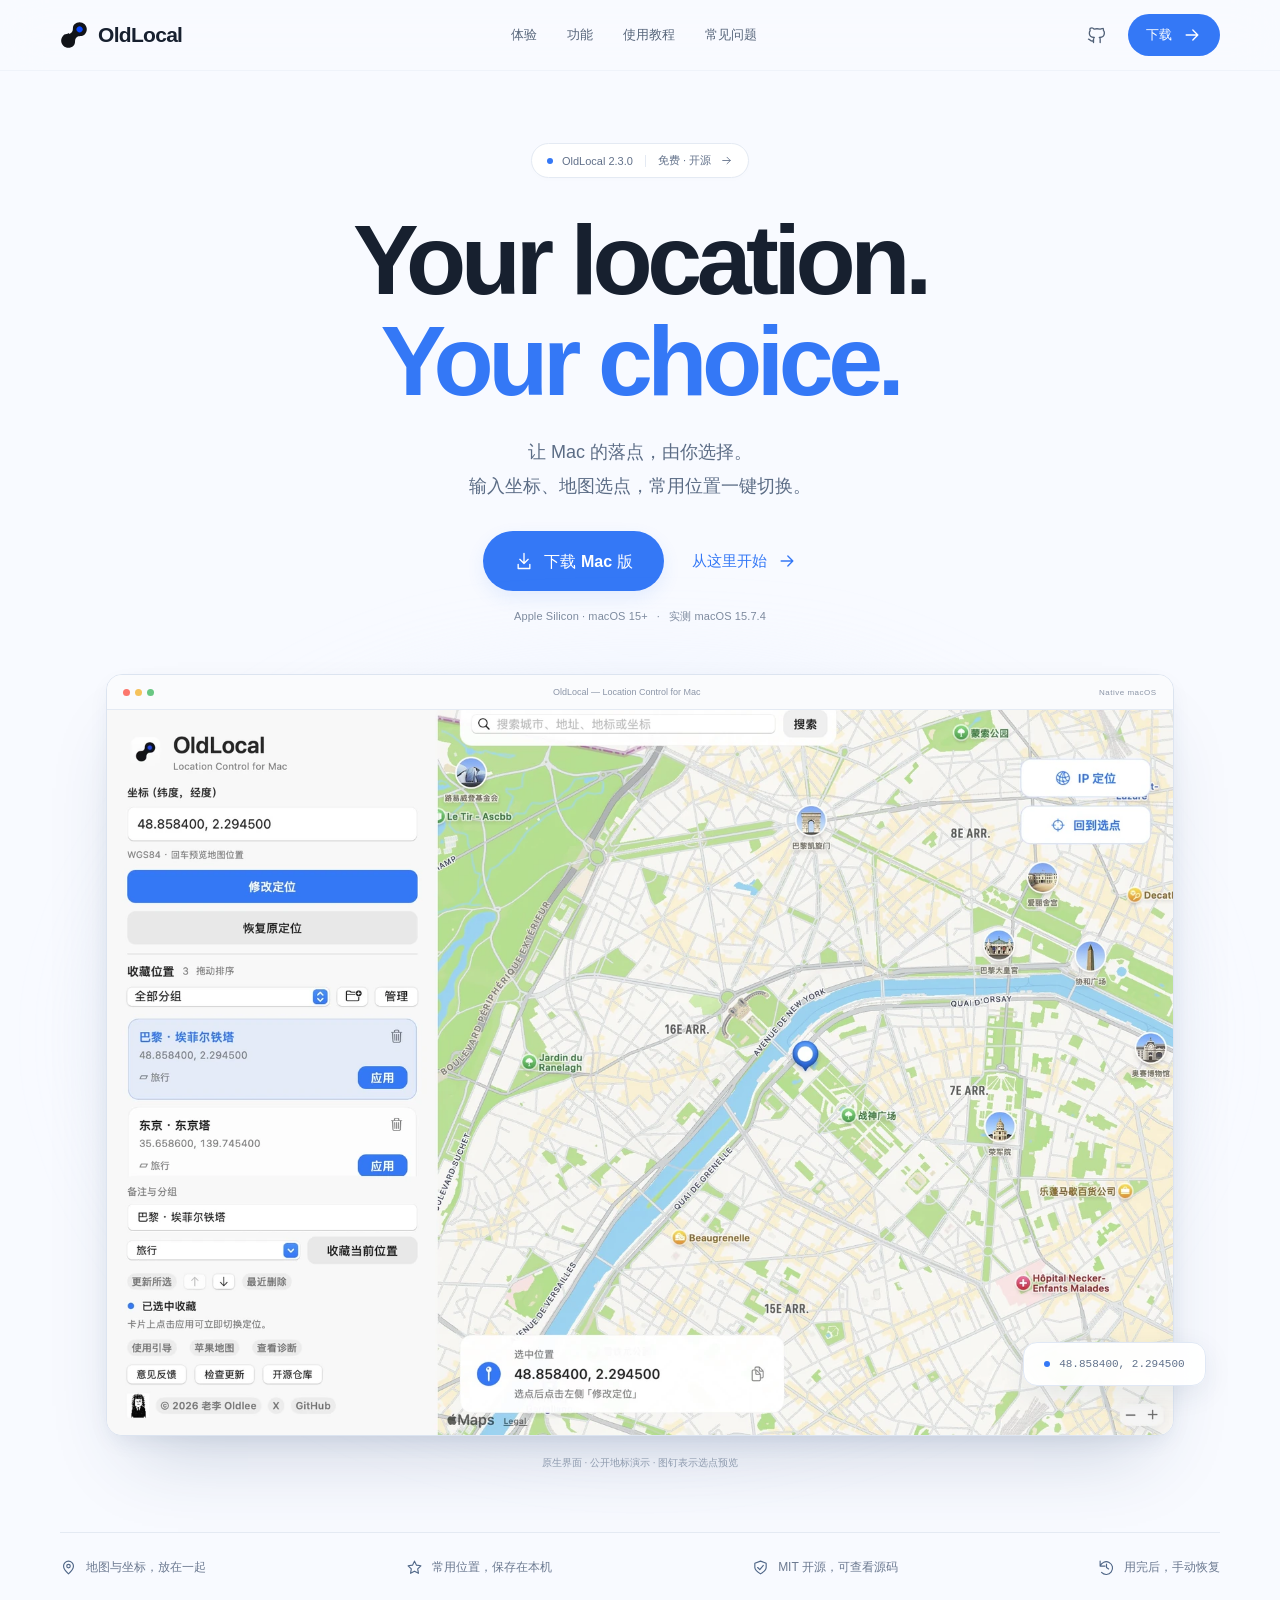
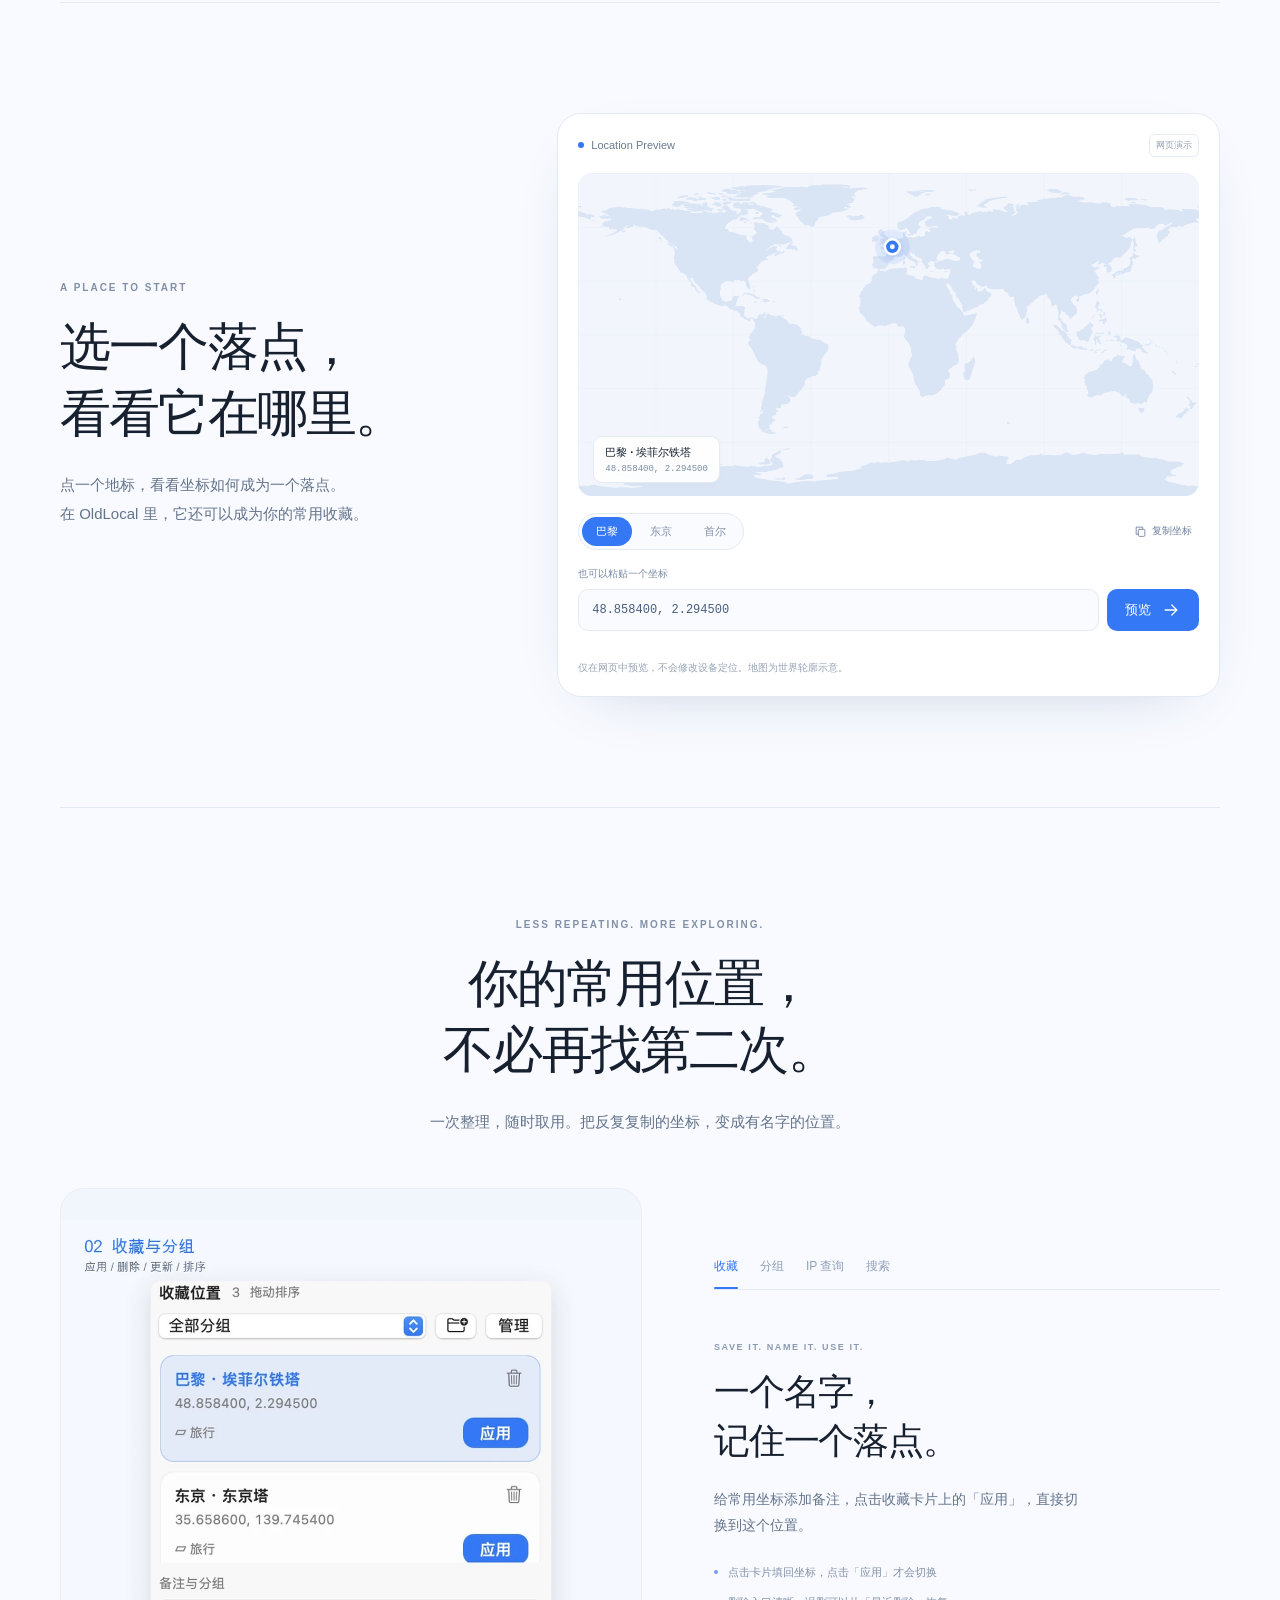
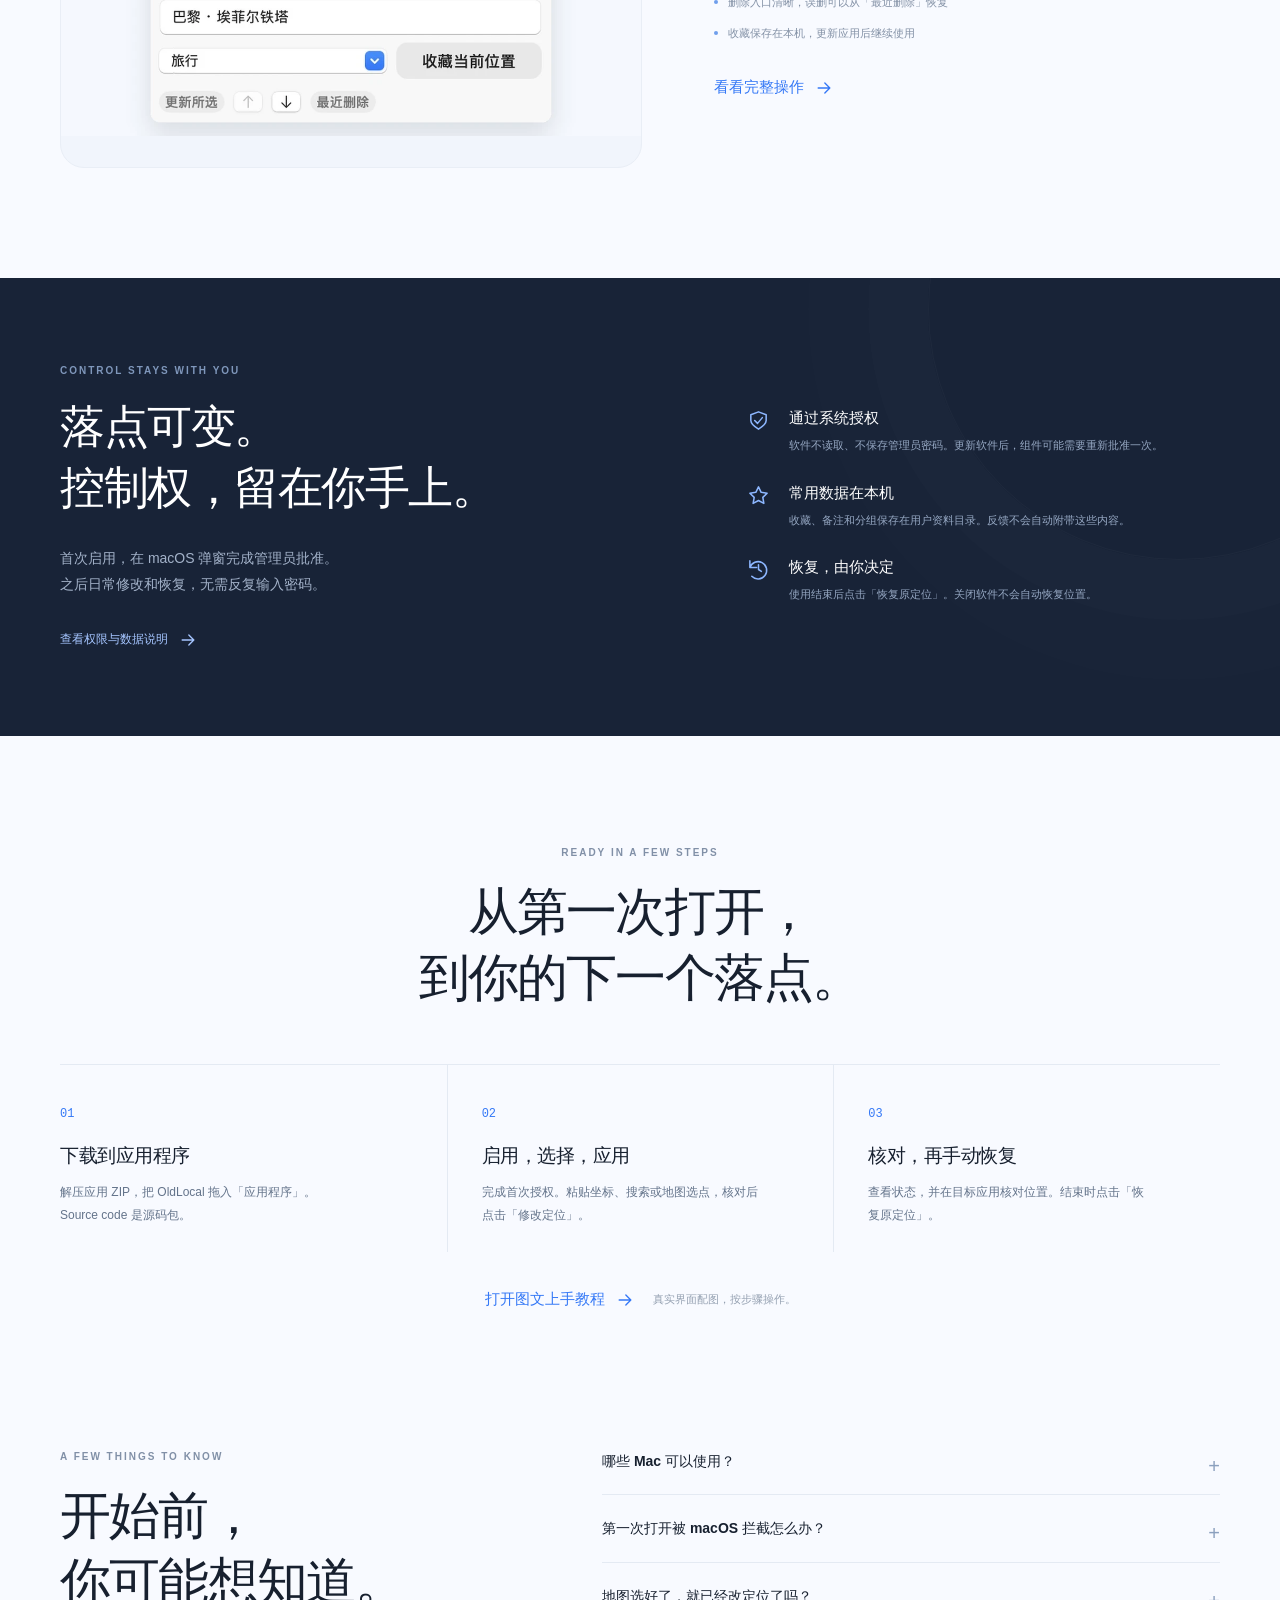
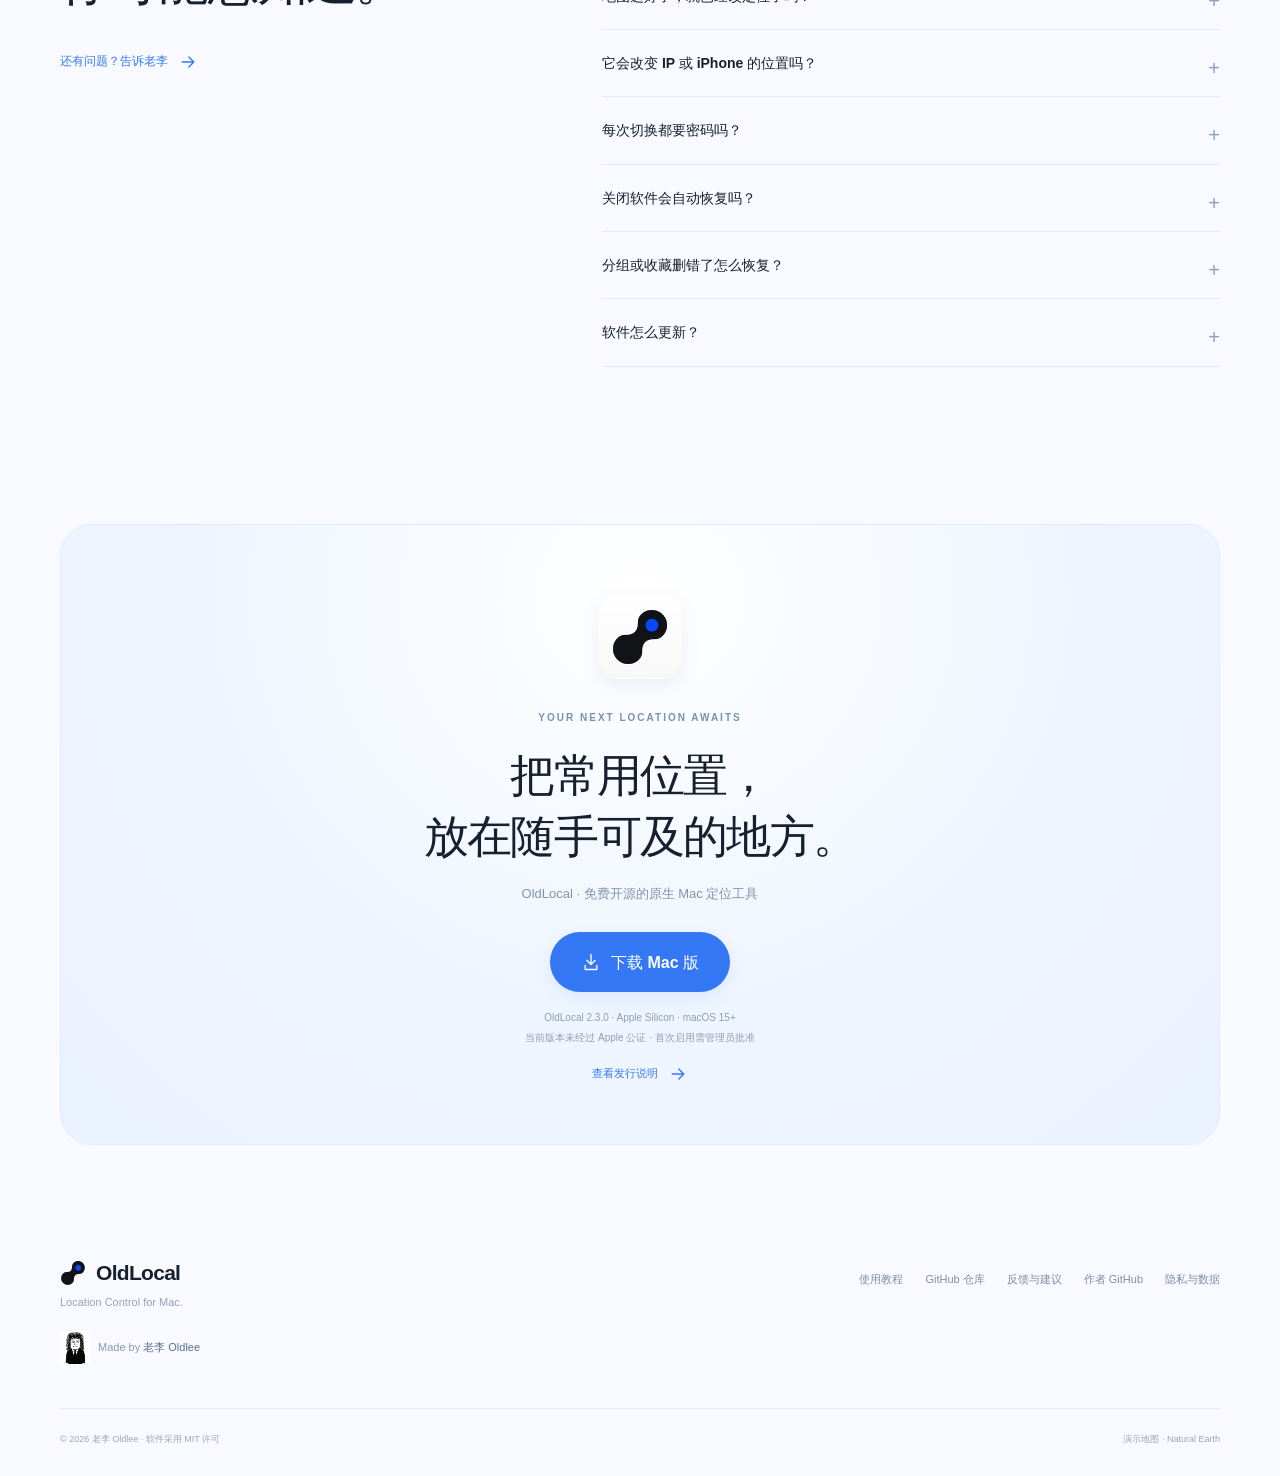
<file: website/index.html>
<!doctype html>
<html lang="zh-CN">
<head>
  <meta charset="utf-8"><meta name="viewport" content="width=device-width, initial-scale=1">
  <title>OldLocal — Location Control for Mac</title>
  <meta name="description" content="让 Mac 的落点，由你选择。OldLocal 是开源的原生 macOS 定位工具，支持坐标输入、地图选点、收藏分组、一键应用与手动恢复。">
  <meta name="theme-color" content="#f8faff"><link rel="canonical" href="https://oldleeo.github.io/OldLocal/">
  <meta property="og:type" content="website"><meta property="og:title" content="OldLocal — 让 Mac 的落点，由你选择">
  <meta property="og:description" content="坐标输入、地图选点、收藏切换。一个原生 Mac 工具，把位置管理变简单。">
  <meta property="og:url" content="https://oldleeo.github.io/OldLocal/"><meta property="og:image" content="https://oldleeo.github.io/OldLocal/assets/cover.webp">
  <meta name="twitter:card" content="summary_large_image"><meta name="twitter:creator" content="@oldleeoo">
  <link rel="icon" href="assets/logo.svg" type="image/svg+xml"><link rel="apple-touch-icon" href="assets/app-icon.png">
  <link rel="stylesheet" href="styles.css"><script src="app.js" defer></script>
</head>
<body>
<svg class="icon-defs" aria-hidden="true"><defs>
  <symbol id="i-arrow" viewBox="0 0 24 24"><path d="M5 12h14m-6-6 6 6-6 6"/></symbol>
  <symbol id="i-download" viewBox="0 0 24 24"><path d="M12 3v12m-5-5 5 5 5-5M5 16v5h14v-5"/></symbol>
  <symbol id="i-github" viewBox="0 0 24 24"><path d="M9 19c-4 1-4-2-6-2m14 4v-4c0-1-.4-2-1-2 3 0 6-1 6-5 0-1-.5-3-1-3 0-1 0-3-.3-3-2 0-3 1-4 1a14 14 0 0 0-7 0C9 4 7 3 5 4c-.5 1-.4 2 0 3-1 1-1 2-1 3 0 4 3 5 6 5-.8.5-1 1-1 2v4"/></symbol>
  <symbol id="i-pin" viewBox="0 0 24 24"><path d="M19 10c0 5-7 11-7 11S5 15 5 10a7 7 0 1 1 14 0Z"/><circle cx="12" cy="10" r="2.5"/></symbol>
  <symbol id="i-star" viewBox="0 0 24 24"><path d="m12 3 2.8 5.7 6.2.9-4.5 4.4 1.1 6.2-5.6-3-5.6 3 1.1-6.2L3 9.6l6.2-.9Z"/></symbol>
  <symbol id="i-shield" viewBox="0 0 24 24"><path d="m12 3 8 3v6c0 4-8 9-8 9s-8-5-8-9V6Z"/><path d="m8 12 3 3 5-6"/></symbol>
  <symbol id="i-restore" viewBox="0 0 24 24"><path d="M3 10a9 9 0 1 1 2 9M3 3v7h7M12 7v5l3 2"/></symbol>
  <symbol id="i-copy" viewBox="0 0 24 24"><rect x="8" y="8" width="12" height="13" rx="2"/><path d="M16 8V4H4v13h4"/></symbol>
  <symbol id="i-menu" viewBox="0 0 24 24"><path d="M4 7h16M4 12h16M4 17h16"/></symbol>
</defs></svg>
<a class="skip-link" href="#main">跳到主要内容</a>
<header class="site-header">
  <div class="nav-shell">
    <a class="brand" href="./" aria-label="OldLocal 首页"><img src="assets/logo.svg" width="28" height="28" alt=""><span>OldLocal</span></a>
    <nav class="nav-links" id="main-nav" aria-label="主要导航"><a href="#experience">体验</a><a href="#features">功能</a><a href="guide.html">使用教程</a><a href="#faq">常见问题</a></nav>
    <div class="nav-actions"><a class="nav-github" href="https://github.com/Oldleeo/OldLocal" target="_blank" rel="noopener noreferrer" aria-label="GitHub 开源仓库"><svg class="icon"><use href="#i-github"/></svg></a><a class="button button-small" href="#download">下载 <svg class="icon"><use href="#i-arrow"/></svg></a><button class="menu-button" aria-label="展开导航" aria-expanded="false" aria-controls="main-nav"><svg class="icon"><use href="#i-menu"/></svg></button></div>
  </div>
</header>
<main id="main">
  <section class="hero section-wrap" aria-labelledby="hero-title">
    <a class="release-pill" data-release-page href="https://github.com/Oldleeo/OldLocal/releases/latest" target="_blank" rel="noopener noreferrer"><span class="status-dot"></span><span data-release-label>OldLocal 2.3.0</span><span class="pill-divider"></span>免费 · 开源 <svg class="icon"><use href="#i-arrow"/></svg></a>
    <h1 id="hero-title"><span>Your location.</span><span class="blue-text">Your choice.</span></h1>
    <p class="hero-copy">让 Mac 的落点，由你选择。<br>输入坐标、地图选点，常用位置一键切换。</p>
    <div class="hero-actions"><a class="button button-large" data-release-download href="https://github.com/Oldleeo/OldLocal/releases/latest" target="_blank" rel="noopener noreferrer"><svg class="icon"><use href="#i-download"/></svg>下载 Mac 版</a><a class="text-link" href="guide.html">从这里开始 <svg class="icon"><use href="#i-arrow"/></svg></a></div>
    <p class="platform-note">Apple Silicon · macOS 15+ <span>·</span> 实测 macOS 15.7.4</p>
    <div class="hero-product reveal">
      <div class="product-glow" aria-hidden="true"></div>
      <div class="window-frame"><div class="window-chrome"><span class="traffic-lights" aria-hidden="true"><i></i><i></i><i></i></span><span>OldLocal — Location Control for Mac</span><span class="window-wordmark">Native macOS</span></div><img class="app-screenshot" src="assets/main.webp" width="1600" height="1088" alt="OldLocal 原生界面，左侧为经纬度、收藏和恢复操作，右侧为巴黎公开地标的地图预览" fetchpriority="high"></div>
      <span class="floating-coordinate" aria-hidden="true"><span class="status-dot"></span>48.858400, 2.294500</span>
    </div>
    <p class="image-note">原生界面 · 公开地标演示 · 图钉表示选点预览</p>
  </section>
  <div class="value-strip section-wrap" aria-label="产品特点"><span><svg class="icon"><use href="#i-pin"/></svg>地图与坐标，放在一起</span><span><svg class="icon"><use href="#i-star"/></svg>常用位置，保存在本机</span><span><svg class="icon"><use href="#i-shield"/></svg>MIT 开源，可查看源码</span><span><svg class="icon"><use href="#i-restore"/></svg>用完后，手动恢复</span></div>

  <section class="experience section-wrap section-space" id="experience" aria-labelledby="experience-title">
    <div class="section-intro reveal"><p class="eyebrow">A PLACE TO START</p><h2 id="experience-title">选一个落点，<br>看看它在哪里。</h2><p>点一个地标，看看坐标如何成为一个落点。<br>在 OldLocal 里，它还可以成为你的常用收藏。</p></div>
    <div class="location-demo reveal">
      <div class="demo-toolbar"><span><span class="status-dot"></span>Location Preview</span><span class="demo-indicator">网页演示</span></div>
      <div class="map-preview" aria-label="世界地图坐标示意图">
        <img src="assets/world.svg" width="1000" height="520" alt="">
        <svg class="map-overlay" viewBox="0 0 1000 520" aria-hidden="true"><defs><pattern id="map-grid" width="125" height="86.6667" patternUnits="userSpaceOnUse"><path d="M 125 0 L 0 0 0 86.6667" fill="none" stroke="#dce6f5" stroke-width="1"/></pattern></defs><rect width="1000" height="520" fill="url(#map-grid)"/><g id="demo-pin" transform="translate(506.37 118.85)"><circle class="pin-halo" r="28"/><circle class="pin-outer" r="12"/><circle class="pin-inner" r="4"/></g></svg>
        <div class="map-label" aria-live="polite"><span class="map-place" id="demo-place">巴黎 · 埃菲尔铁塔</span><span class="map-coordinate" id="demo-coordinate">48.858400, 2.294500</span></div>
      </div>
      <div class="demo-controls"><div class="place-presets" role="group" aria-label="公开地标示例"><button class="place-button active" data-place="paris" aria-pressed="true">巴黎</button><button class="place-button" data-place="tokyo" aria-pressed="false">东京</button><button class="place-button" data-place="seoul" aria-pressed="false">首尔</button></div><button class="copy-button" id="copy-coordinate"><svg class="icon"><use href="#i-copy"/></svg><span>复制坐标</span></button></div>
      <form class="coordinate-form" id="coordinate-form"><label for="coordinate-input">也可以粘贴一个坐标</label><div class="input-row"><input id="coordinate-input" name="coordinates" disabled value="48.858400, 2.294500" placeholder="纬度, 经度" autocomplete="off" spellcheck="false" aria-describedby="demo-help coordinate-error"><button class="button button-small" type="submit" disabled>预览 <svg class="icon"><use href="#i-arrow"/></svg></button></div><p id="coordinate-error" class="form-error" aria-live="polite"></p></form>
      <p class="demo-help" id="demo-help">仅在网页中预览，不会修改设备定位。地图为世界轮廓示意。</p>
    </div>
  </section>

  <section class="features section-wrap section-space" id="features" aria-labelledby="features-title">
    <div class="section-heading reveal"><p class="eyebrow">LESS REPEATING. MORE EXPLORING.</p><h2 id="features-title">你的常用位置，<br>不必再找第二次。</h2><p>一次整理，随时取用。把反复复制的坐标，变成有名字的位置。</p></div>
    <div class="feature-stage reveal">
      <div class="feature-image"><img id="feature-image" src="assets/favorites.webp" width="900" height="800" loading="lazy" alt="收藏卡片上的备注、分组、应用和删除按钮"></div>
      <div class="feature-content"><div class="feature-tabs" role="tablist" aria-label="功能展示"><button id="tab-favorites" role="tab" aria-selected="true" aria-controls="feature-panel" data-feature="favorites">收藏</button><button id="tab-groups" role="tab" aria-selected="false" aria-controls="feature-panel" data-feature="groups" tabindex="-1">分组</button><button id="tab-ip" role="tab" aria-selected="false" aria-controls="feature-panel" data-feature="ip" tabindex="-1">IP 查询</button><button id="tab-search" role="tab" aria-selected="false" aria-controls="feature-panel" data-feature="search" tabindex="-1">搜索</button></div>
      <div id="feature-panel" role="tabpanel" aria-labelledby="tab-favorites" tabindex="0"><span class="feature-kicker" id="feature-kicker">SAVE IT. NAME IT. USE IT.</span><h3 id="feature-title">一个名字，<br>记住一个落点。</h3><p id="feature-description">给常用坐标添加备注，点击收藏卡片上的「应用」，直接切换到这个位置。</p><ul id="feature-points"><li>点击卡片填回坐标，点击「应用」才会切换</li><li>删除入口清晰，误删可以从「最近删除」恢复</li><li>收藏保存在本机，更新应用后继续使用</li></ul></div><a class="text-link" href="guide.html#favorites">看看完整操作 <svg class="icon"><use href="#i-arrow"/></svg></a></div>
    </div>
  </section>

  <section class="control-section" aria-labelledby="control-title"><div class="section-wrap control-layout">
    <div class="reveal"><p class="eyebrow">CONTROL STAYS WITH YOU</p><h2 id="control-title">落点可变。<br>控制权，留在你手上。</h2><p>首次启用，在 macOS 弹窗完成管理员批准。<br>之后日常修改和恢复，无需反复输入密码。</p><a href="https://github.com/Oldleeo/OldLocal/blob/main/docs/PRIVACY.md" target="_blank" rel="noopener noreferrer" class="text-link light-link">查看权限与数据说明 <svg class="icon"><use href="#i-arrow"/></svg></a></div>
    <div class="control-details reveal"><div><svg class="icon"><use href="#i-shield"/></svg><h3>通过系统授权</h3><p>软件不读取、不保存管理员密码。更新软件后，组件可能需要重新批准一次。</p></div><div><svg class="icon"><use href="#i-star"/></svg><h3>常用数据在本机</h3><p>收藏、备注和分组保存在用户资料目录。反馈不会自动附带这些内容。</p></div><div><svg class="icon"><use href="#i-restore"/></svg><h3>恢复，由你决定</h3><p>使用结束后点击「恢复原定位」。关闭软件不会自动恢复位置。</p></div></div>
  </div></section>

  <section class="start-section section-wrap section-space" id="start" aria-labelledby="start-title"><div class="section-heading reveal"><p class="eyebrow">READY IN A FEW STEPS</p><h2 id="start-title">从第一次打开，<br>到你的下一个落点。</h2></div><div class="start-steps reveal"><article><span>01</span><h3>下载到应用程序</h3><p>解压应用 ZIP，把 OldLocal 拖入「应用程序」。Source code 是源码包。</p></article><article><span>02</span><h3>启用，选择，应用</h3><p>完成首次授权。粘贴坐标、搜索或地图选点，核对后点击「修改定位」。</p></article><article><span>03</span><h3>核对，再手动恢复</h3><p>查看状态，并在目标应用核对位置。结束时点击「恢复原定位」。</p></article></div><div class="start-guide-link"><a class="text-link" href="guide.html">打开图文上手教程 <svg class="icon"><use href="#i-arrow"/></svg></a><span>真实界面配图，按步骤操作。</span></div></section>

  <section class="faq-section section-wrap section-space" id="faq" aria-labelledby="faq-title"><div class="faq-heading reveal"><p class="eyebrow">A FEW THINGS TO KNOW</p><h2 id="faq-title">开始前，<br>你可能想知道。</h2><a class="text-link" href="https://github.com/Oldleeo/OldLocal/issues" target="_blank" rel="noopener noreferrer">还有问题？告诉老李 <svg class="icon"><use href="#i-arrow"/></svg></a></div><div class="faq-list reveal">
    <details><summary>哪些 Mac 可以使用？</summary><p>当前安装包为 Apple Silicon / arm64，最低构建目标 macOS 15。定位操作在 macOS 15.7.4 实际验证，其他版本尚未逐一验证。没有提供 Intel、Windows 或 iPhone 版本。</p></details>
    <details><summary>第一次打开被 macOS 拦截怎么办？</summary><p>当前包采用 ad-hoc 签名，尚未经过 Apple 公证。确认从本仓库 Release 下载，然后查看「系统设置 → 隐私与安全性」是否提供允许打开选项。系统版本和管理策略可能影响打开方式，无需关闭 SIP。</p></details>
    <details><summary>地图选好了，就已经改定位了吗？</summary><p>选点、搜索和回车只做预览。点击「修改定位」或收藏卡片「应用」才会写入系统。图钉不是目标应用已采用模拟位置的证明，需要实际核对；不同应用可能使用不同的定位来源。</p></details>
    <details><summary>它会改变 IP 或 iPhone 的位置吗？</summary><p>不会。OldLocal 修改 Mac 本机的定位模拟参数，不提供 VPN，也不改变公网 IP或连接的 iPhone。「IP 定位」只查询区域估计坐标，VPN/代理可能使结果对应网络出口。</p></details>
    <details><summary>每次切换都要密码吗？</summary><p>首次启用或新版签名改变后需要一次管理员批准。已就绪的组件处理日常修改和恢复，无需每次输入密码。</p></details>
    <details><summary>关闭软件会自动恢复吗？</summary><p>不会。结束时请手动点击「恢复原定位」并核对结果。不要删除原始定位备份。苹果地图可能有缓存，可退出后重开检查。</p></details>
    <details><summary>分组或收藏删错了怎么恢复？</summary><p>删除分组会将收藏移到「未分组」，保留备注与坐标；管理窗口内可撤销最近一次分组操作。删除收藏则进入「最近删除」，可以恢复。</p></details>
    <details><summary>软件怎么更新？</summary><p>在应用里「检查更新」，或下载最新 Release。退出应用后手动替换，新版组件可能需再次批准；收藏保留。目前不自动安装。</p></details>
  </div></section>

  <section class="download-section section-wrap" id="download"><div class="download-card reveal"><img src="assets/app-icon.png" width="104" height="104" alt="OldLocal 应用图标"><p class="eyebrow">YOUR NEXT LOCATION AWAITS</p><h2>把常用位置，<br>放在随手可及的地方。</h2><p>OldLocal · 免费开源的原生 Mac 定位工具</p><a class="button button-large" data-release-download href="https://github.com/Oldleeo/OldLocal/releases/latest" target="_blank" rel="noopener noreferrer"><svg class="icon"><use href="#i-download"/></svg>下载 Mac 版</a><span class="download-meta"><span data-release-label>OldLocal 2.3.0</span> · Apple Silicon · macOS 15+</span><p class="download-disclosure">当前版本未经过 Apple 公证 · 首次启用需管理员批准</p><a class="text-link" data-release-page href="https://github.com/Oldleeo/OldLocal/releases/latest" target="_blank" rel="noopener noreferrer">查看发行说明 <svg class="icon"><use href="#i-arrow"/></svg></a></div></section>
</main>
<footer class="site-footer section-wrap"><div class="footer-main"><a class="brand" href="./"><img src="assets/logo.svg" width="26" height="26" alt=""><span>OldLocal</span></a><p>Location Control for Mac.</p><div class="author"><img src="assets/author.webp" width="30" height="36" loading="lazy" alt="老李 Oldlee IP 形象"><span>Made by <a href="https://x.com/oldleeoo" target="_blank" rel="noopener noreferrer">老李 Oldlee</a></span></div></div><div class="footer-links"><a href="guide.html">使用教程</a><a href="https://github.com/Oldleeo/OldLocal" target="_blank" rel="noopener noreferrer">GitHub 仓库</a><a href="https://github.com/Oldleeo/OldLocal/issues" target="_blank" rel="noopener noreferrer">反馈与建议</a><a href="https://github.com/Oldleeo" target="_blank" rel="noopener noreferrer">作者 GitHub</a><a href="https://github.com/Oldleeo/OldLocal/blob/main/docs/PRIVACY.md" target="_blank" rel="noopener noreferrer">隐私与数据</a></div><div class="footer-bottom"><span>© 2026 老李 Oldlee · 软件采用 MIT 许可</span><a href="https://www.naturalearthdata.com/about/terms-of-use/" target="_blank" rel="noopener noreferrer">演示地图 · Natural Earth</a></div></footer>
</body></html>
</file>
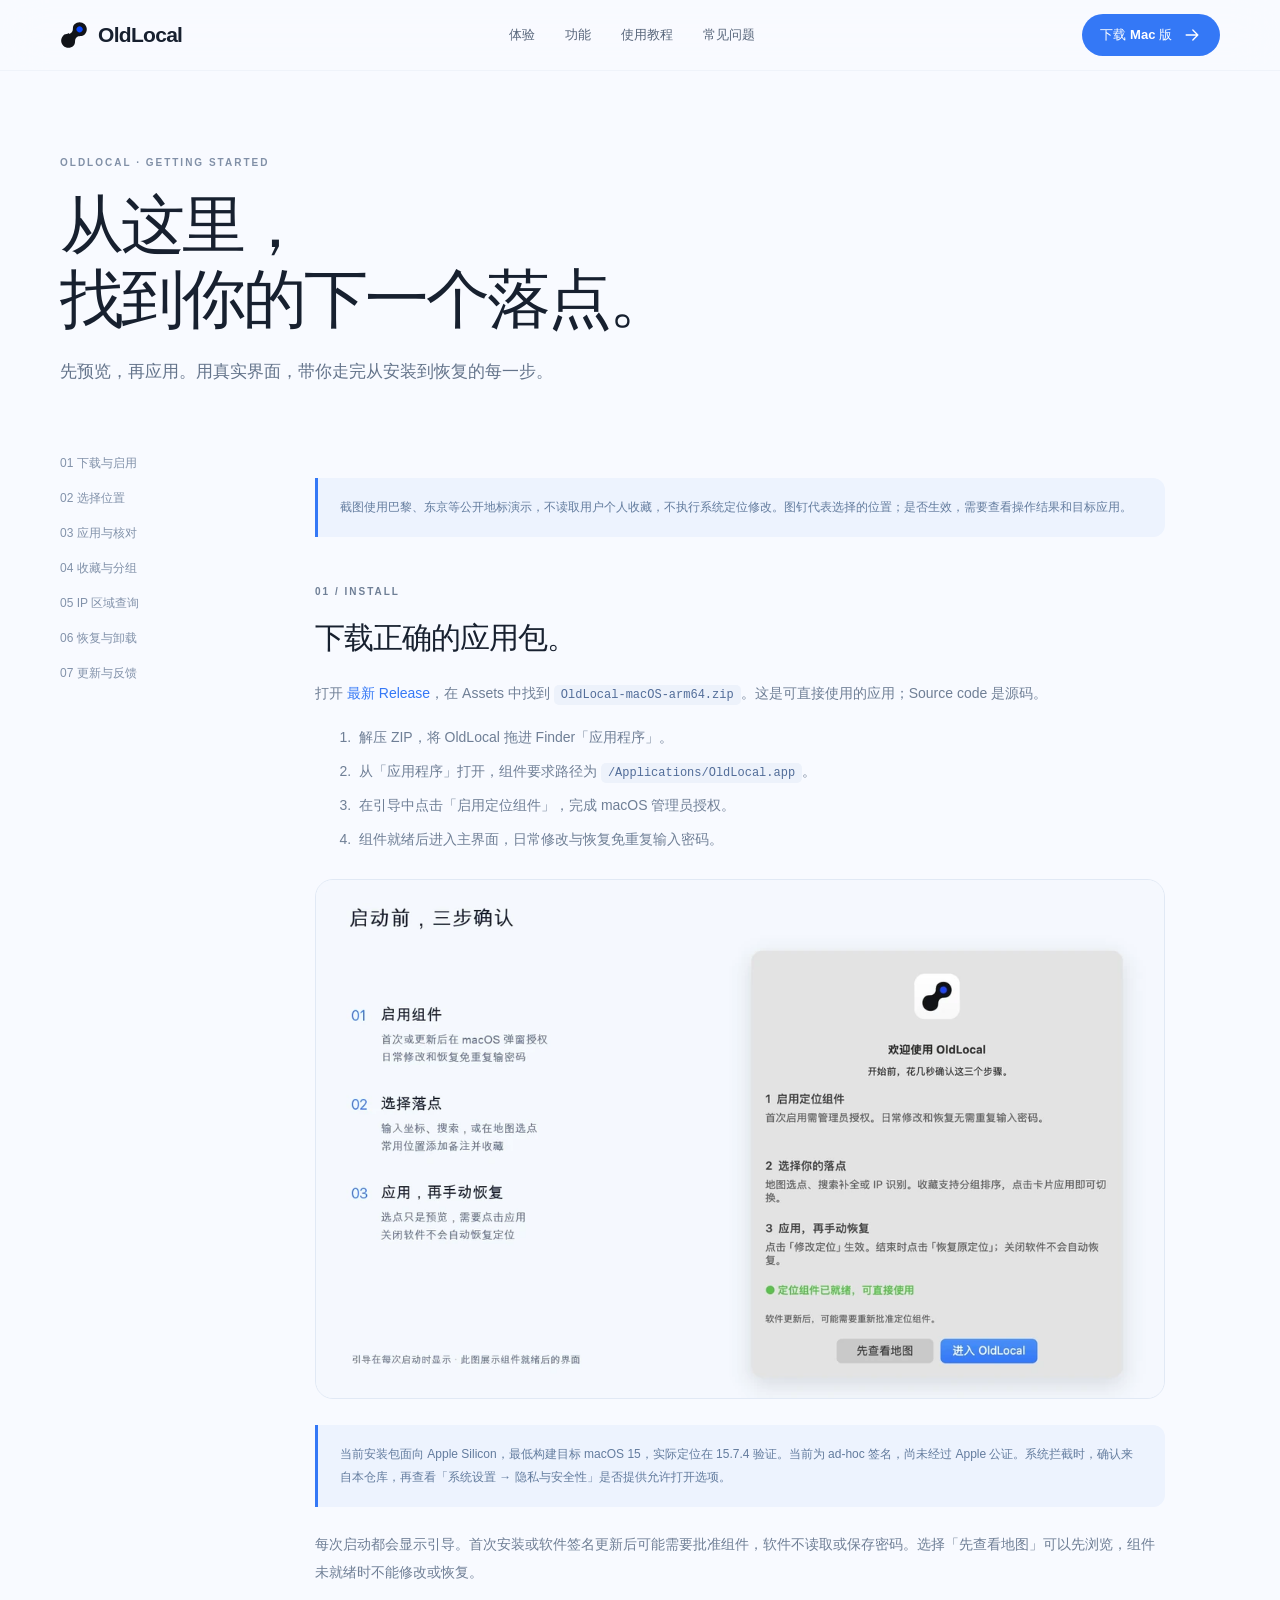
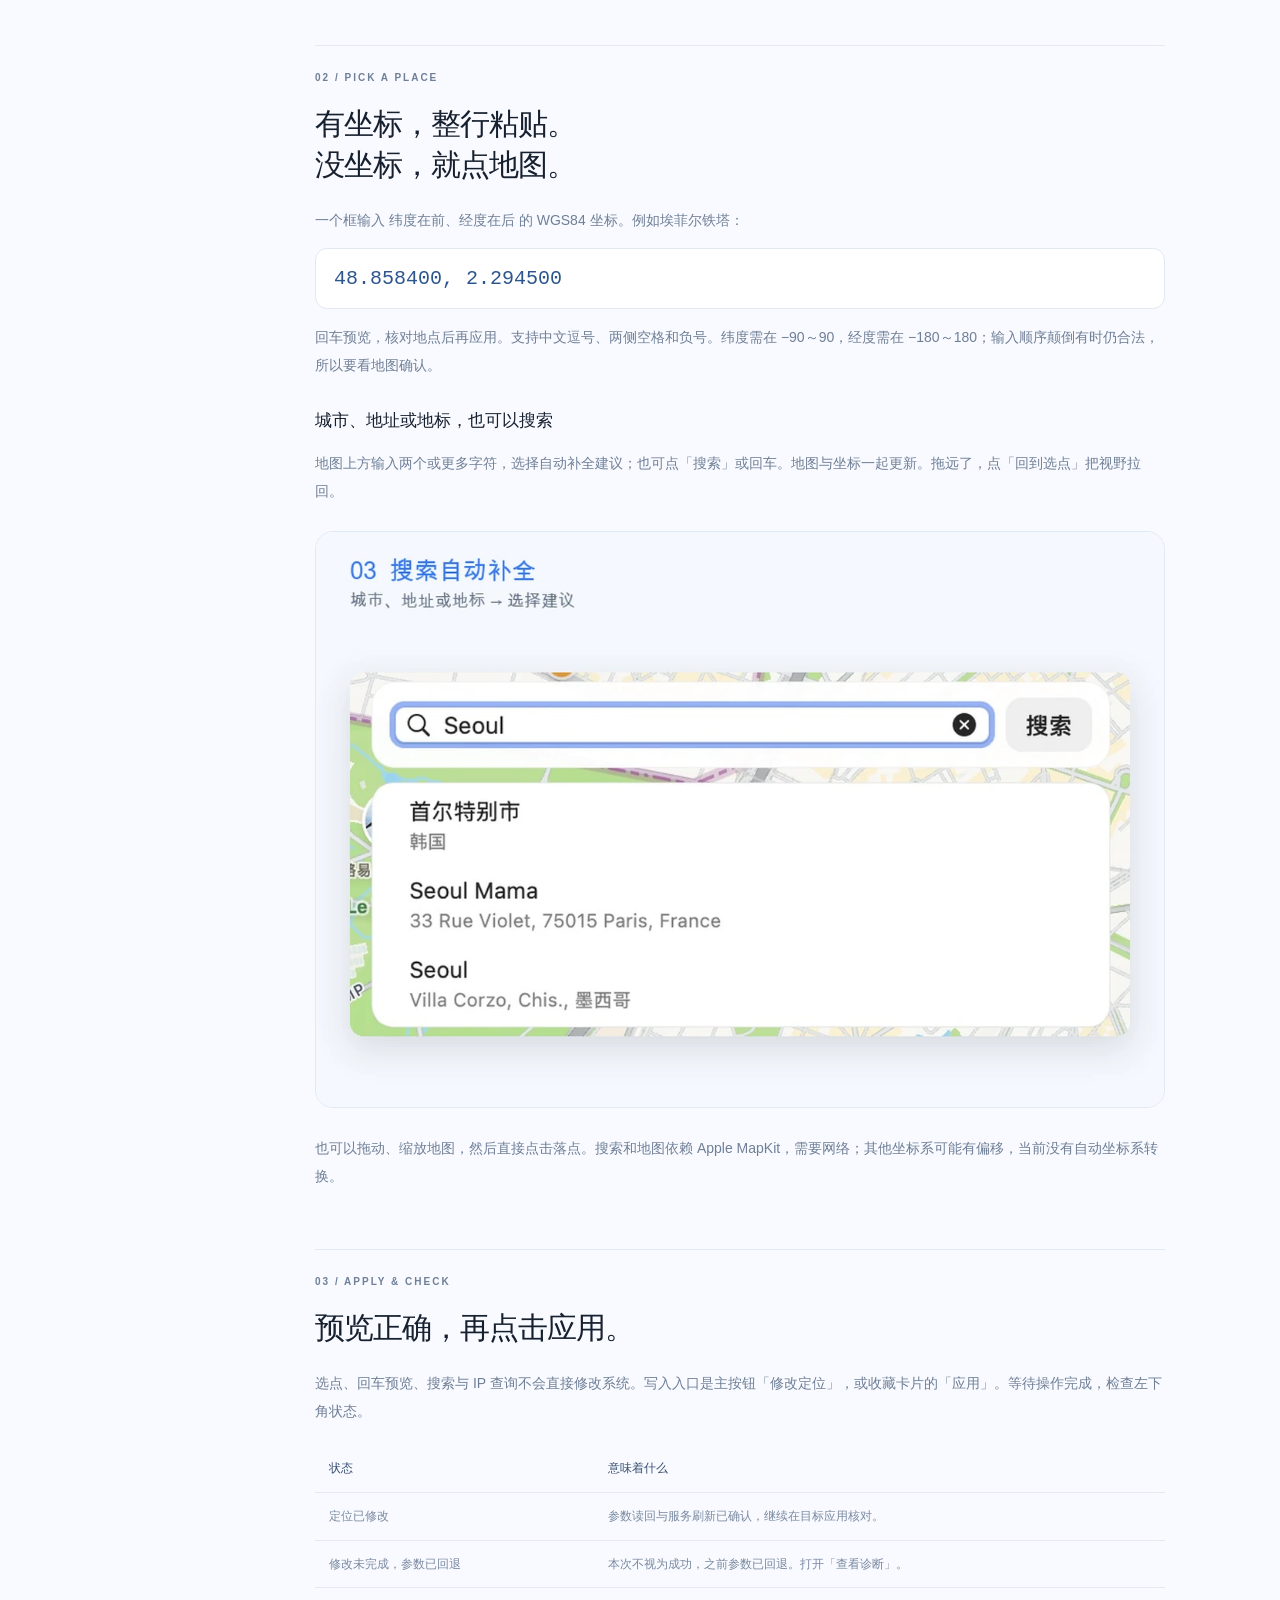
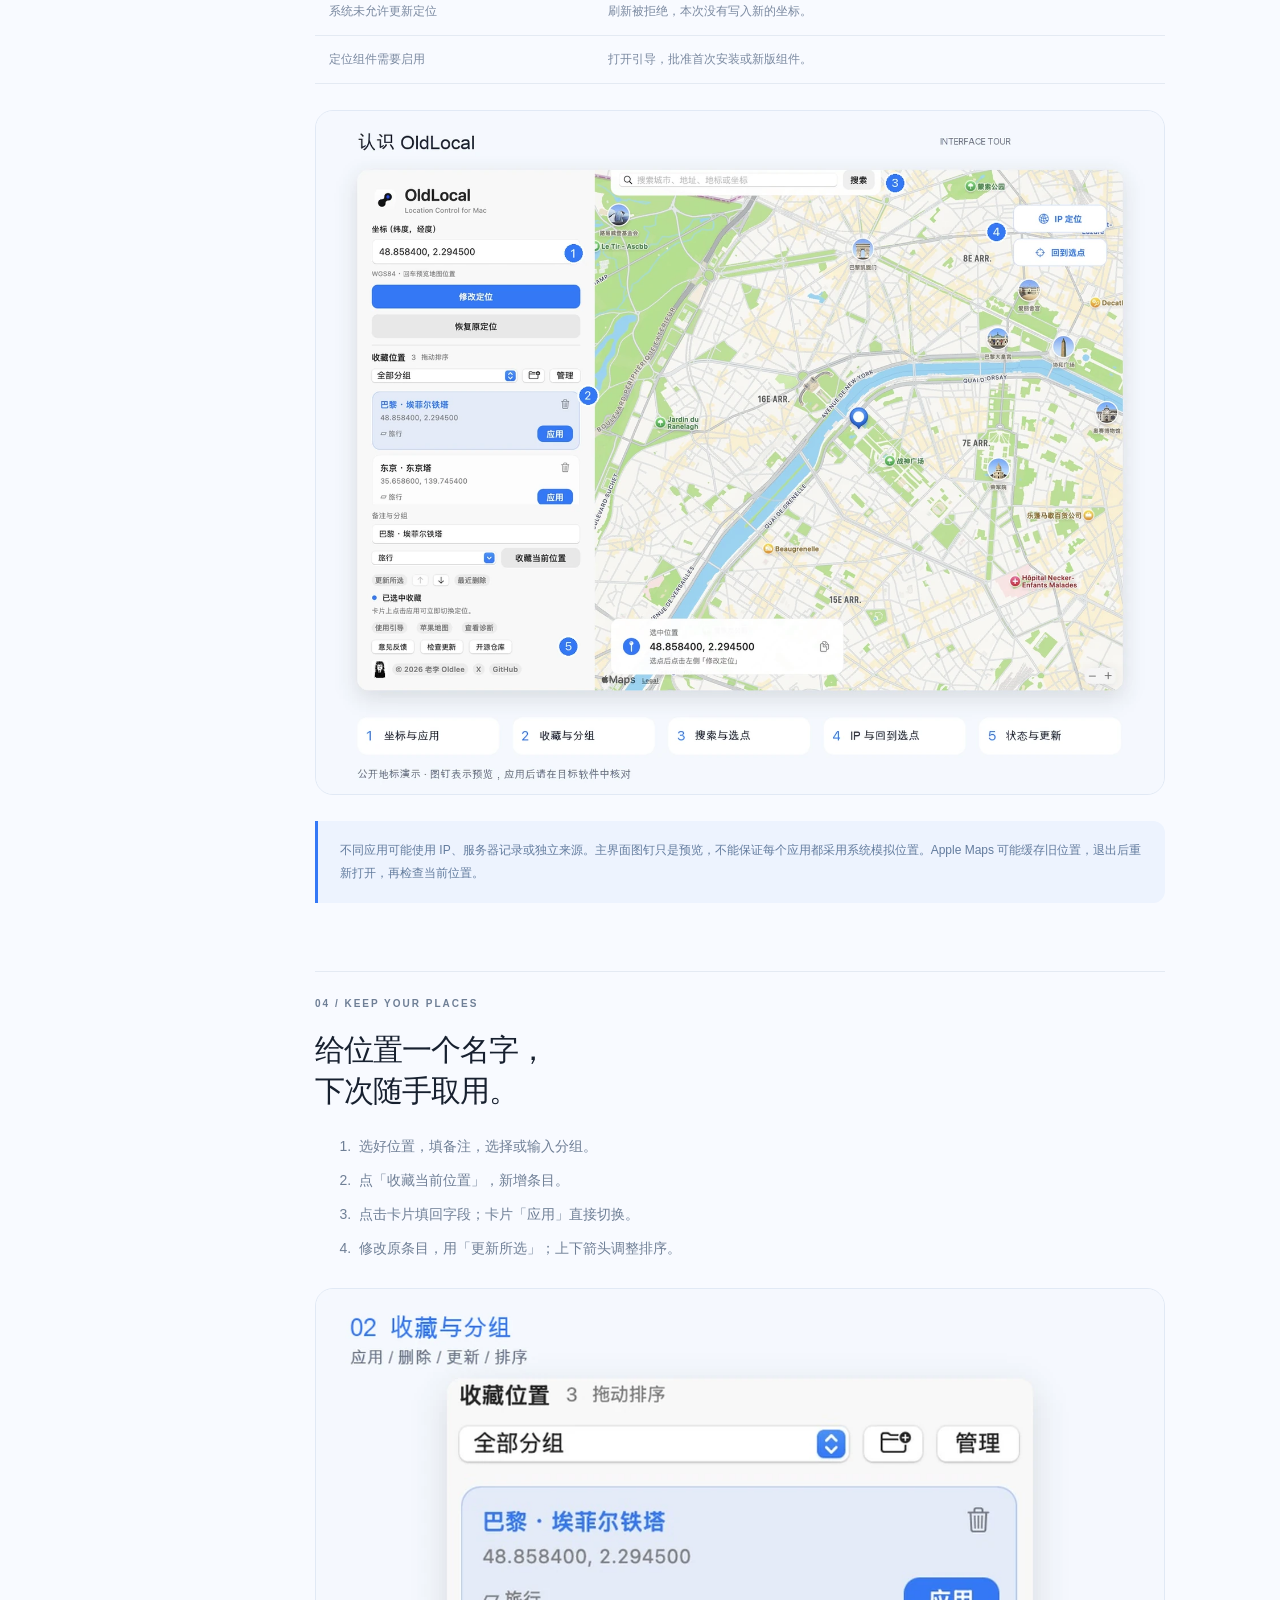
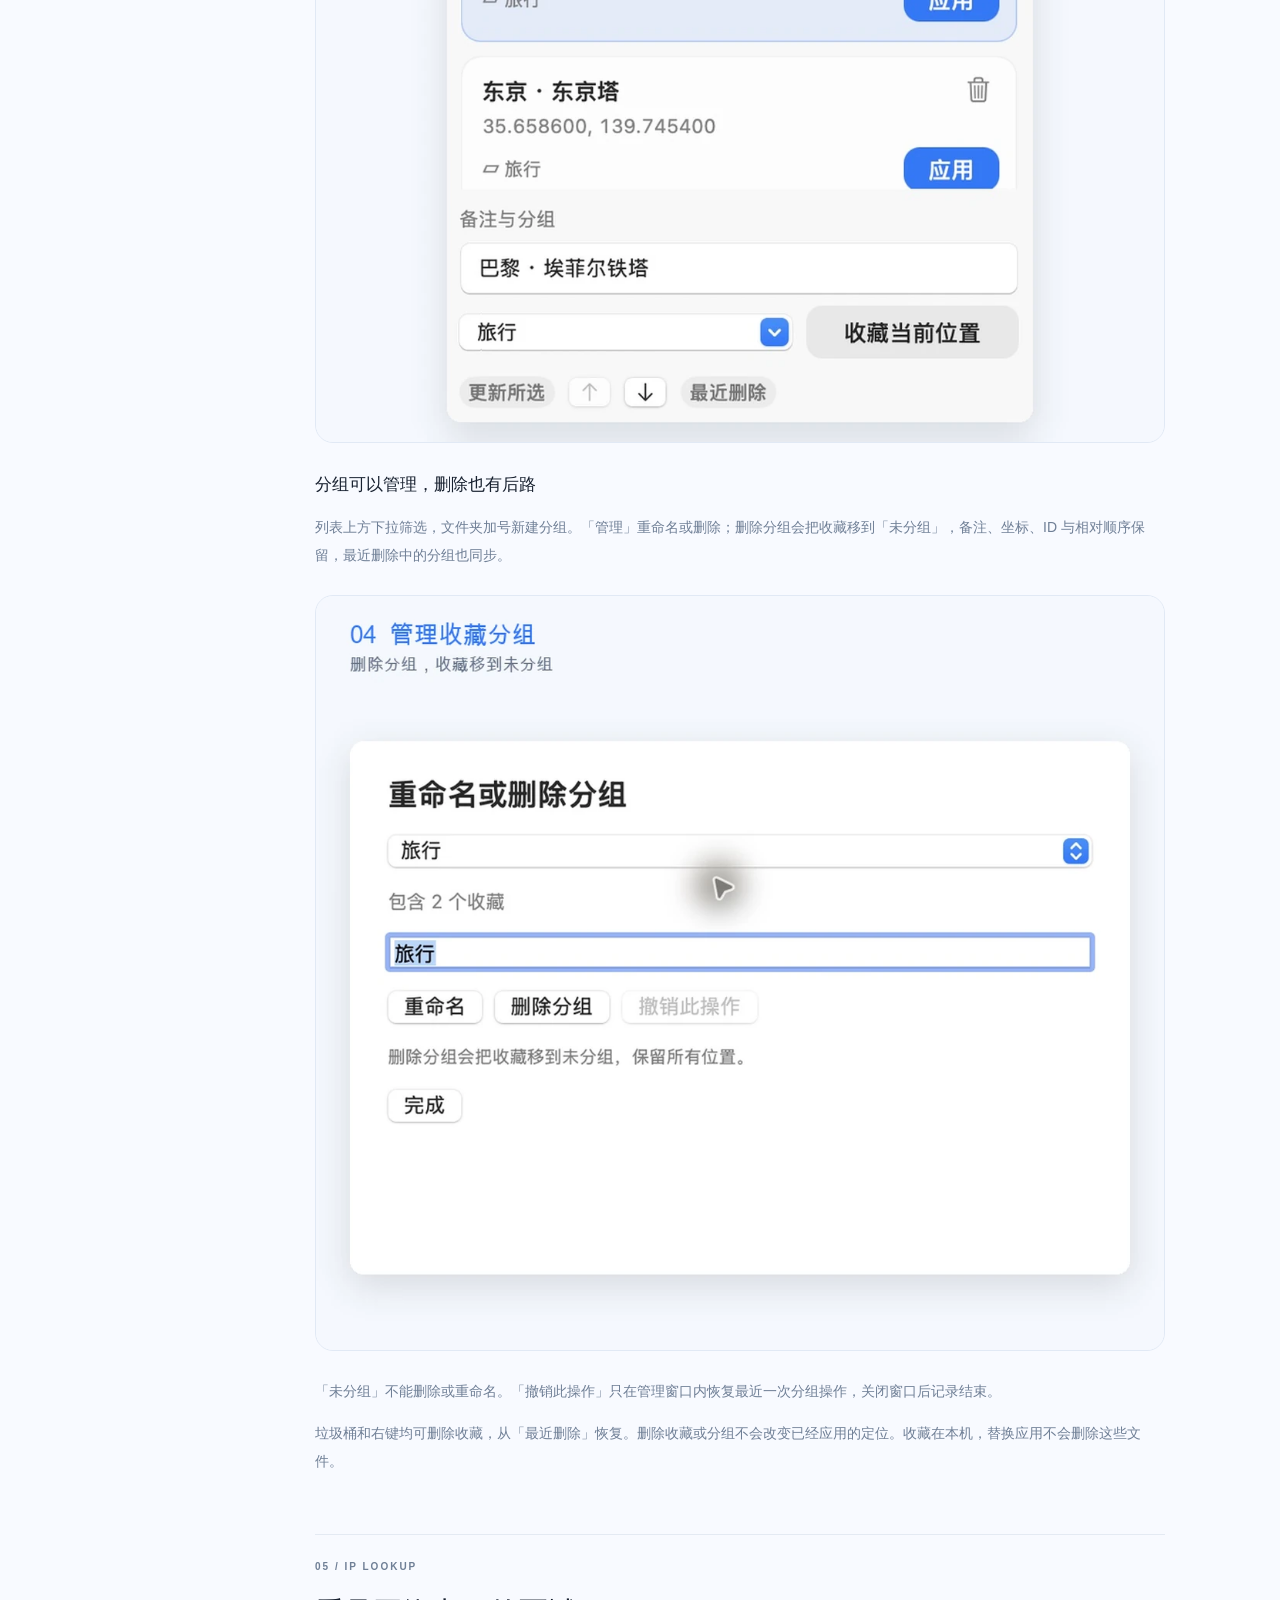
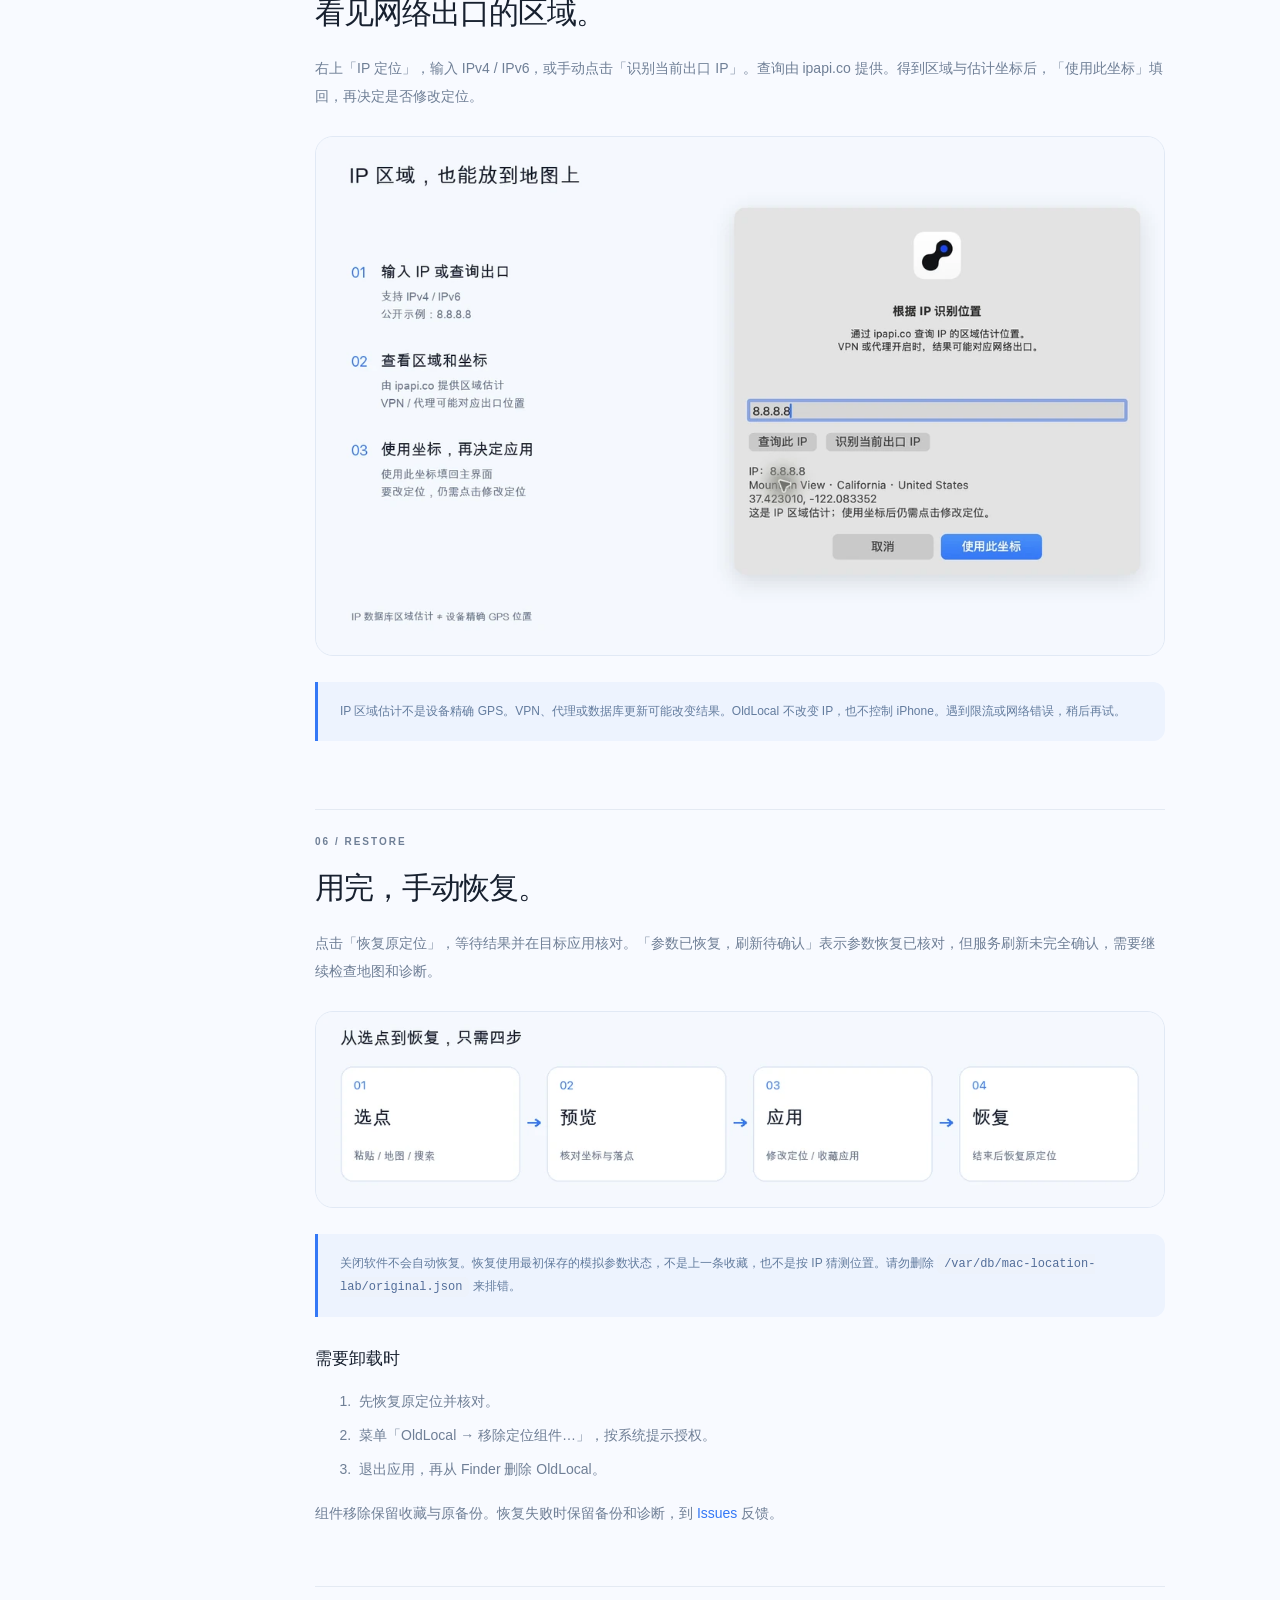
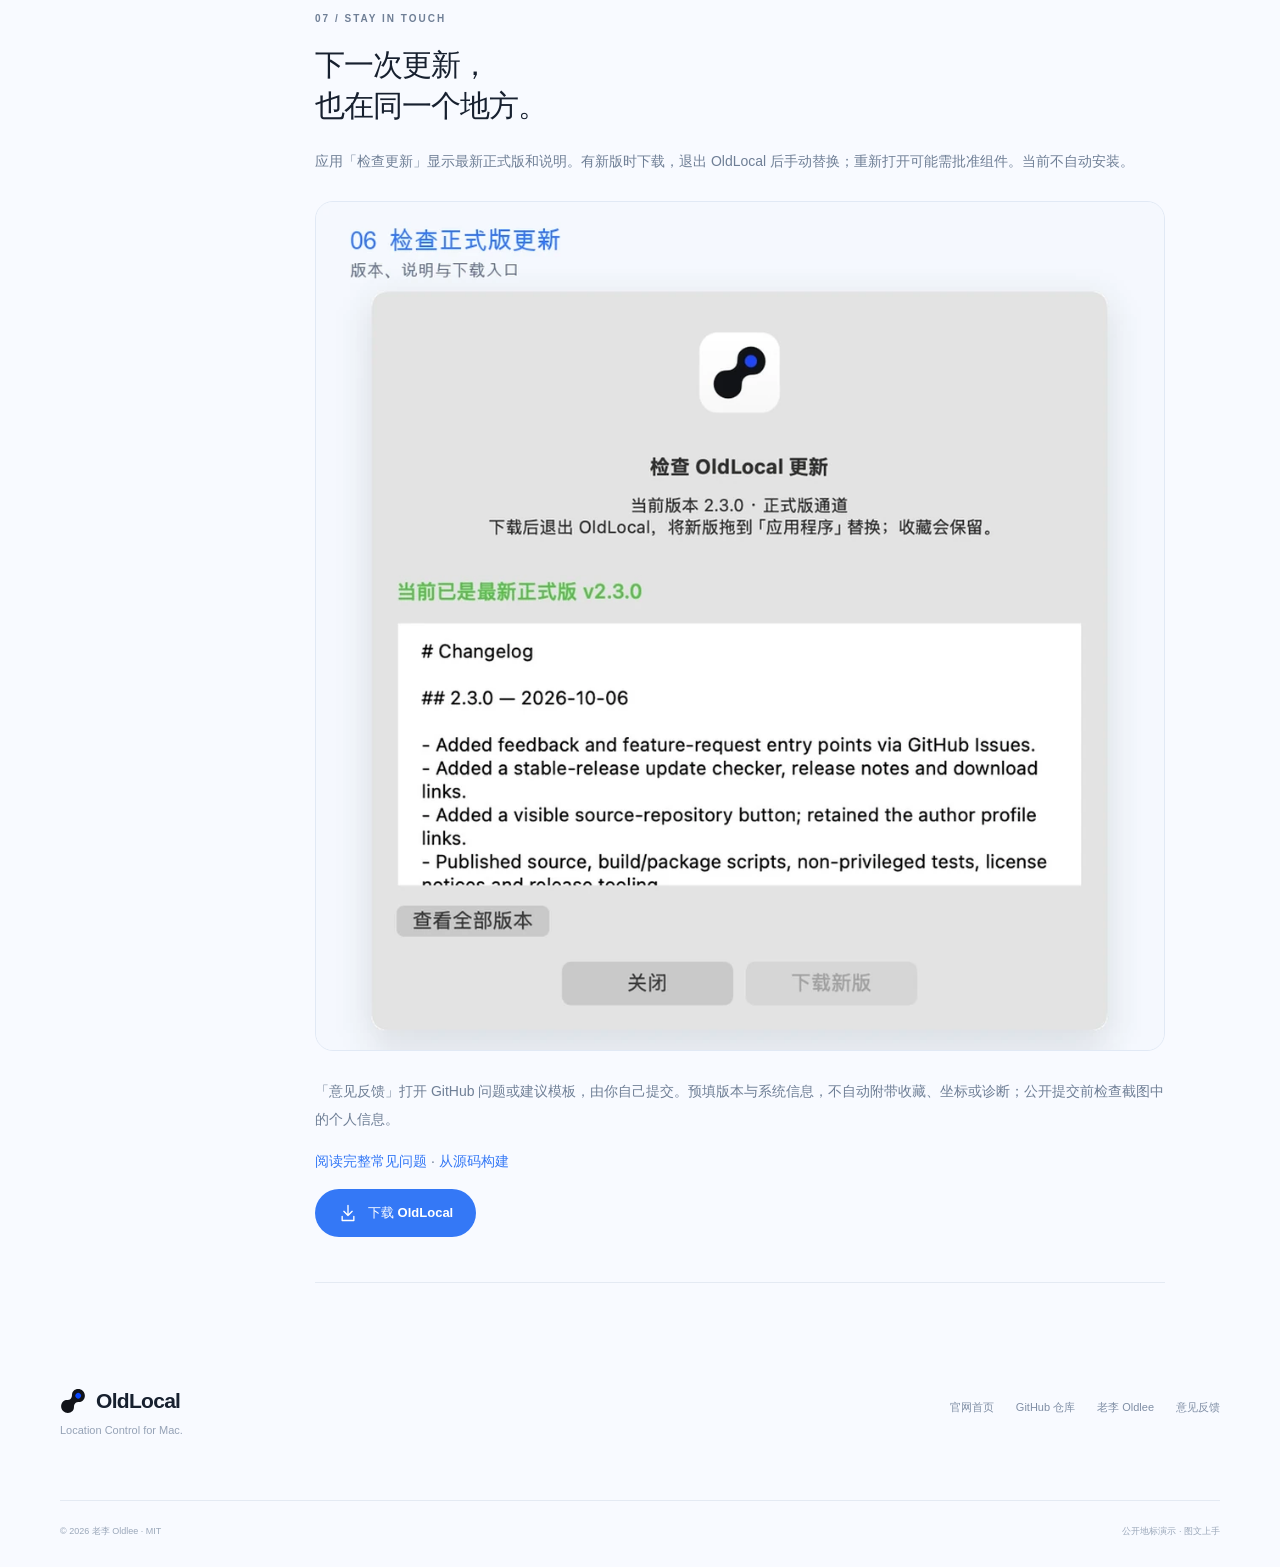
<file: website/guide.html>
<!doctype html><html lang="zh-CN"><head>
<meta charset="utf-8"><meta name="viewport" content="width=device-width, initial-scale=1"><title>图文上手 — OldLocal</title><meta name="description" content="从下载与首次授权，到地图选点、收藏分组和手动恢复：OldLocal 的完整图文上手教程。"><link rel="canonical" href="https://oldleeo.github.io/OldLocal/guide.html"><meta name="theme-color" content="#f8faff"><link rel="icon" href="assets/logo.svg" type="image/svg+xml"><link rel="stylesheet" href="styles.css"><script src="app.js" defer></script>
</head><body>
<svg class="icon-defs" aria-hidden="true"><defs><symbol id="i-arrow" viewBox="0 0 24 24"><path d="M5 12h14m-6-6 6 6-6 6"/></symbol><symbol id="i-download" viewBox="0 0 24 24"><path d="M12 3v12m-5-5 5 5 5-5M5 16v5h14v-5"/></symbol><symbol id="i-menu" viewBox="0 0 24 24"><path d="M4 7h16M4 12h16M4 17h16"/></symbol></defs></svg>
<a class="skip-link" href="#main">跳到教程</a><header class="site-header"><div class="nav-shell"><a class="brand" href="./"><img src="assets/logo.svg" width="28" height="28" alt=""><span>OldLocal</span></a><nav class="nav-links" id="main-nav" aria-label="主要导航"><a href="./#experience">体验</a><a href="./#features">功能</a><a href="guide.html" aria-current="page">使用教程</a><a href="./#faq">常见问题</a></nav><div class="nav-actions"><a class="button button-small" data-release-download href="https://github.com/Oldleeo/OldLocal/releases/latest" target="_blank" rel="noopener noreferrer">下载 Mac 版 <svg class="icon"><use href="#i-arrow"/></svg></a><button class="menu-button" aria-label="展开导航" aria-expanded="false" aria-controls="main-nav"><svg class="icon"><use href="#i-menu"/></svg></button></div></div></header>
<main class="section-wrap" id="main"><div class="guide-hero"><p class="eyebrow">OLDLOCAL · GETTING STARTED</p><h1>从这里，<br>找到你的下一个落点。</h1><p>先预览，再应用。用真实界面，带你走完从安装到恢复的每一步。</p></div>
<div class="guide-layout"><nav class="guide-toc" aria-label="教程目录"><a href="#install">01 下载与启用</a><a href="#select">02 选择位置</a><a href="#apply">03 应用与核对</a><a href="#favorites">04 收藏与分组</a><a href="#ip">05 IP 区域查询</a><a href="#restore">06 恢复与卸载</a><a href="#updates">07 更新与反馈</a></nav><article class="guide-article">
<div class="guide-note">截图使用巴黎、东京等公开地标演示，不读取用户个人收藏，不执行系统定位修改。图钉代表选择的位置；是否生效，需要查看操作结果和目标应用。</div>
<section id="install"><p class="eyebrow">01 / INSTALL</p><h2>下载正确的应用包。</h2><p>打开 <a data-release-page href="https://github.com/Oldleeo/OldLocal/releases/latest" target="_blank" rel="noopener noreferrer">最新 Release</a>，在 Assets 中找到 <code>OldLocal-macOS-arm64.zip</code>。这是可直接使用的应用；Source code 是源码。</p><ol><li>解压 ZIP，将 OldLocal 拖进 Finder「应用程序」。</li><li>从「应用程序」打开，组件要求路径为 <code>/Applications/OldLocal.app</code>。</li><li>在引导中点击「启用定位组件」，完成 macOS 管理员授权。</li><li>组件就绪后进入主界面，日常修改与恢复免重复输入密码。</li></ol><img src="assets/startup.webp" width="1100" height="672" alt="三步启动引导与组件就绪界面"><div class="guide-note">当前安装包面向 Apple Silicon，最低构建目标 macOS 15，实际定位在 15.7.4 验证。当前为 ad-hoc 签名，尚未经过 Apple 公证。系统拦截时，确认来自本仓库，再查看「系统设置 → 隐私与安全性」是否提供允许打开选项。</div><p>每次启动都会显示引导。首次安装或软件签名更新后可能需要批准组件，软件不读取或保存密码。选择「先查看地图」可以先浏览，组件未就绪时不能修改或恢复。</p></section>
<section id="select"><p class="eyebrow">02 / PICK A PLACE</p><h2>有坐标，整行粘贴。<br>没坐标，就点地图。</h2><p>一个框输入 <strong>纬度在前、经度在后</strong> 的 WGS84 坐标。例如埃菲尔铁塔：</p><code class="coordinate-example">48.858400, 2.294500</code><p>回车预览，核对地点后再应用。支持中文逗号、两侧空格和负号。纬度需在 −90～90，经度需在 −180～180；输入顺序颠倒有时仍合法，所以要看地图确认。</p><h3>城市、地址或地标，也可以搜索</h3><p>地图上方输入两个或更多字符，选择自动补全建议；也可点「搜索」或回车。地图与坐标一起更新。拖远了，点「回到选点」把视野拉回。</p><img src="assets/search.webp" width="900" height="610" loading="lazy" alt="搜索 Seoul 的地点补全结果"><p>也可以拖动、缩放地图，然后直接点击落点。搜索和地图依赖 Apple MapKit，需要网络；其他坐标系可能有偏移，当前没有自动坐标系转换。</p></section>
<section id="apply"><p class="eyebrow">03 / APPLY & CHECK</p><h2>预览正确，再点击应用。</h2><p>选点、回车预览、搜索与 IP 查询不会直接修改系统。写入入口是主按钮「修改定位」，或收藏卡片的「应用」。等待操作完成，检查左下角状态。</p><table><thead><tr><th>状态</th><th>意味着什么</th></tr></thead><tbody><tr><td>定位已修改</td><td>参数读回与服务刷新已确认，继续在目标应用核对。</td></tr><tr><td>修改未完成，参数已回退</td><td>本次不视为成功，之前参数已回退。打开「查看诊断」。</td></tr><tr><td>系统未允许更新定位</td><td>刷新被拒绝，本次没有写入新的坐标。</td></tr><tr><td>定位组件需要启用</td><td>打开引导，批准首次安装或新版组件。</td></tr></tbody></table><img src="assets/overview.webp" width="1440" height="1160" loading="lazy" alt="带编号的 OldLocal 界面导览"><div class="guide-note">不同应用可能使用 IP、服务器记录或独立来源。主界面图钉只是预览，不能保证每个应用都采用系统模拟位置。Apple Maps 可能缓存旧位置，退出后重新打开，再检查当前位置。</div></section>
<section id="favorites"><p class="eyebrow">04 / KEEP YOUR PLACES</p><h2>给位置一个名字，<br>下次随手取用。</h2><ol><li>选好位置，填备注，选择或输入分组。</li><li>点「收藏当前位置」，新增条目。</li><li>点击卡片填回字段；卡片「应用」直接切换。</li><li>修改原条目，用「更新所选」；上下箭头调整排序。</li></ol><img src="assets/favorites.webp" width="900" height="800" loading="lazy" alt="收藏备注、分组、应用和删除入口"><h3>分组可以管理，删除也有后路</h3><p>列表上方下拉筛选，文件夹加号新建分组。「管理」重命名或删除；删除分组会把收藏移到「未分组」，备注、坐标、ID 与相对顺序保留，最近删除中的分组也同步。</p><img src="assets/groups.webp" width="900" height="800" loading="lazy" alt="分组管理窗口"><p>「未分组」不能删除或重命名。「撤销此操作」只在管理窗口内恢复最近一次分组操作，关闭窗口后记录结束。</p><p>垃圾桶和右键均可删除收藏，从「最近删除」恢复。删除收藏或分组不会改变已经应用的定位。收藏在本机，替换应用不会删除这些文件。</p></section>
<section id="ip"><p class="eyebrow">05 / IP LOOKUP</p><h2>看见网络出口的区域。</h2><p>右上「IP 定位」，输入 IPv4 / IPv6，或手动点击「识别当前出口 IP」。查询由 ipapi.co 提供。得到区域与估计坐标后，「使用此坐标」填回，再决定是否修改定位。</p><img src="assets/ip.webp" width="1100" height="672" loading="lazy" alt="公开 IP 8.8.8.8 的区域估计示例"><div class="guide-note">IP 区域估计不是设备精确 GPS。VPN、代理或数据库更新可能改变结果。OldLocal 不改变 IP，也不控制 iPhone。遇到限流或网络错误，稍后再试。</div></section>
<section id="restore"><p class="eyebrow">06 / RESTORE</p><h2>用完，手动恢复。</h2><p>点击「恢复原定位」，等待结果并在目标应用核对。「参数已恢复，刷新待确认」表示参数恢复已核对，但服务刷新未完全确认，需要继续检查地图和诊断。</p><img src="assets/workflow.webp" width="1100" height="252" loading="lazy" alt="选点、预览、应用、恢复四步流程"><div class="guide-note"><strong>关闭软件不会自动恢复。</strong>恢复使用最初保存的模拟参数状态，不是上一条收藏，也不是按 IP 猜测位置。请勿删除 <code>/var/db/mac-location-lab/original.json</code> 来排错。</div><h3>需要卸载时</h3><ol><li>先恢复原定位并核对。</li><li>菜单「OldLocal → 移除定位组件…」，按系统提示授权。</li><li>退出应用，再从 Finder 删除 OldLocal。</li></ol><p>组件移除保留收藏与原备份。恢复失败时保留备份和诊断，到 <a href="https://github.com/Oldleeo/OldLocal/issues" target="_blank" rel="noopener noreferrer">Issues</a> 反馈。</p></section>
<section id="updates"><p class="eyebrow">07 / STAY IN TOUCH</p><h2>下一次更新，<br>也在同一个地方。</h2><p>应用「检查更新」显示最新正式版和说明。有新版时下载，退出 OldLocal 后手动替换；重新打开可能需批准组件。当前不自动安装。</p><img src="assets/update.webp" width="900" height="900" loading="lazy" alt="正式版更新面板"><p>「意见反馈」打开 GitHub 问题或建议模板，由你自己提交。预填版本与系统信息，不自动附带收藏、坐标或诊断；公开提交前检查截图中的个人信息。</p><p><a href="https://github.com/Oldleeo/OldLocal/blob/main/docs/FAQ.md" target="_blank" rel="noopener noreferrer">阅读完整常见问题</a> · <a href="https://github.com/Oldleeo/OldLocal/blob/main/docs/DEVELOPMENT.md" target="_blank" rel="noopener noreferrer">从源码构建</a></p><a class="button" data-release-download href="https://github.com/Oldleeo/OldLocal/releases/latest" target="_blank" rel="noopener noreferrer"><svg class="icon"><use href="#i-download"/></svg>下载 OldLocal</a></section>
</article></div></main><footer class="site-footer section-wrap"><div class="footer-main"><a class="brand" href="./"><img src="assets/logo.svg" width="26" height="26" alt=""><span>OldLocal</span></a><p>Location Control for Mac.</p></div><div class="footer-links"><a href="./">官网首页</a><a href="https://github.com/Oldleeo/OldLocal" target="_blank" rel="noopener noreferrer">GitHub 仓库</a><a href="https://x.com/oldleeoo" target="_blank" rel="noopener noreferrer">老李 Oldlee</a><a href="https://github.com/Oldleeo/OldLocal/issues" target="_blank" rel="noopener noreferrer">意见反馈</a></div><div class="footer-bottom"><span>© 2026 老李 Oldlee · MIT</span><span>公开地标演示 · 图文上手</span></div></footer>
</body></html>
</file>
<file: website/styles.css>
:root{--blue:#3478f6;--blue-deep:#1859d3;--ink:#17202f;--muted:#64748b;--line:#e4eaf3;--paper:#f8faff;--max:1160px;--radius:28px;font-family:-apple-system,BlinkMacSystemFont,"SF Pro Display","Segoe UI","PingFang SC","Hiragino Sans GB",sans-serif;color:var(--ink);background:var(--paper);font-synthesis:none}
*{box-sizing:border-box}html{scroll-behavior:smooth;scroll-padding-top:105px}body{margin:0}a{color:inherit;text-decoration:none}button,input{font:inherit}button,a{-webkit-tap-highlight-color:transparent}button{cursor:pointer}img{max-width:100%;display:block}button:disabled{cursor:default}.icon{width:20px;height:20px;fill:none;stroke:currentColor;stroke-width:1.6;stroke-linecap:round;stroke-linejoin:round;flex-shrink:0}.icon-defs{position:absolute;width:0;height:0;overflow:hidden}.section-wrap{max-width:var(--max);width:calc(100% - 64px);margin-inline:auto}.section-space{padding-block:110px}.blue-text{color:var(--blue)}.status-dot{display:inline-block;width:6px;height:6px;border-radius:50%;background:var(--blue);flex-shrink:0}.skip-link{position:fixed;top:-80px;left:20px;padding:12px 20px;background:white;z-index:100;border-radius:12px}.skip-link:focus{top:15px}:focus-visible{outline:3px solid #74a4ff;outline-offset:4px}.button{display:inline-flex;align-items:center;justify-content:center;gap:10px;background:var(--blue);color:white;border:1px solid transparent;border-radius:100px;padding:13px 22px;line-height:1.2;font-size:14px;font-weight:600;transition:background .2s,box-shadow .2s,transform .2s;white-space:nowrap}.button:hover{background:var(--blue-deep);box-shadow:0 6px 20px #3478f626;transform:translateY(-1px)}.button-small{padding:10px 17px;font-size:13px}.button-large{padding:19px 30px;font-size:16px;box-shadow:0 7px 18px #3478f61a}.text-link{display:inline-flex;align-items:center;gap:10px;font-size:15px;font-weight:600;color:var(--blue);transition:gap .2s}.text-link:hover{gap:15px}.site-header{position:sticky;top:0;z-index:50;padding:14px 0;border-bottom:1px solid #e6ecf580;background:#f8faffde;backdrop-filter:blur(20px);-webkit-backdrop-filter:blur(20px)}.nav-shell{max-width:var(--max);width:calc(100% - 64px);margin:auto;display:flex;align-items:center;justify-content:space-between;gap:28px}.brand{display:flex;align-items:center;gap:10px;font-size:21px;font-weight:650;letter-spacing:-.7px}.nav-links{display:flex;gap:30px;font-size:13px;color:#57667b}.nav-links a:hover{color:var(--ink)}.nav-actions{display:flex;align-items:center;gap:22px}.nav-github{display:flex;color:#506077}.nav-github:hover{color:var(--blue)}.menu-button{display:none;background:none;border:0;padding:6px;color:var(--ink)}
.hero{padding-top:72px;text-align:center;position:relative}.release-pill{display:inline-flex;align-items:center;gap:9px;padding:9px 15px;background:#fff;border:1px solid var(--line);border-radius:50px;font-size:11px;color:#62718a;box-shadow:0 2px 5px #1e315503}.release-pill .icon{width:13px;height:13px}.pill-divider{height:12px;width:1px;background:var(--line);margin-inline:3px}.hero h1{font-size:clamp(66px,7.7vw,108px);font-weight:650;letter-spacing:-.055em;line-height:1.02;margin:32px 0 24px}.hero h1 span{display:block}.hero-copy{font-size:18px;line-height:1.9;color:#5c6d86;font-weight:400;margin:0}.hero-actions{display:flex;gap:28px;align-items:center;justify-content:center;margin-top:28px}.platform-note{font-size:11px;color:#7c899d;margin-top:18px;letter-spacing:.1px}.platform-note span{margin-inline:6px}.hero-product{position:relative;width:92%;margin:50px auto 0;isolation:isolate}.product-glow{position:absolute;inset:-45px -60px;background:radial-gradient(ellipse at 50% 48%,#bad5ff55 0%,#dce9ff44 45%,transparent 70%);z-index:-1;filter:blur(30px)}.window-frame{border-radius:16px;overflow:hidden;background:#fff;border:1px solid #dce4f0;box-shadow:0 42px 75px -28px #263e6a38,0 8px 24px -8px #29447420}.window-chrome{height:35px;display:flex;align-items:center;justify-content:space-between;padding-inline:16px;background:#fafbfd;border-bottom:1px solid var(--line);font-size:9px;color:#8b95a7;gap:12px}.traffic-lights{display:flex;gap:5px}.traffic-lights i{height:7px;width:7px;border-radius:50%;background:#d7dce5}.traffic-lights i:first-child{background:#fc776d}.traffic-lights i:nth-child(2){background:#f5c25b}.traffic-lights i:nth-child(3){background:#69c783}.window-wordmark{font-size:8px;letter-spacing:.5px}.app-screenshot{width:100%;height:auto}.floating-coordinate{position:absolute;bottom:50px;right:-32px;background:#ffffffed;backdrop-filter:blur(12px);border:1px solid #e0e8f5;padding:15px 20px;border-radius:14px;box-shadow:0 8px 28px #24375716;display:flex;gap:9px;align-items:center;color:#61728c;font-size:11px;font-family:"SFMono-Regular",Consolas,monospace}.image-note{font-size:10px;color:#97a3b4;margin:20px 0 0}.value-strip{margin-top:62px;display:flex;align-items:center;justify-content:space-between;padding:26px 0;border-block:1px solid var(--line);font-size:12px;color:#6b7990;gap:18px}.value-strip span{display:flex;align-items:center;gap:9px}.value-strip .icon{width:17px;height:17px;color:#4f6687}.eyebrow{font-size:10px!important;font-weight:650;letter-spacing:2px;color:#8190a7;margin:0 0 20px!important;line-height:1.3!important}.section-intro h2,.section-heading h2,.faq-heading h2{font-size:clamp(32px,4vw,52px);font-weight:620;line-height:1.3;letter-spacing:-1.8px;margin:0 0 24px}.section-intro>p:not(.eyebrow),.section-heading>p:not(.eyebrow){font-size:15px;line-height:1.9;color:var(--muted);margin:0}.experience{display:grid;grid-template-columns:.85fr 1.35fr;gap:80px;align-items:center}.location-demo{background:#fff;border:1px solid var(--line);border-radius:24px;padding:20px;box-shadow:0 20px 65px -40px #26406b55}.demo-toolbar{display:flex;justify-content:space-between;font-size:11px;align-items:center;padding:0 0 16px;color:#6d7b91}.demo-toolbar>span:first-child{display:flex;align-items:center;gap:7px}.demo-indicator{border:1px solid #e5ebf5;border-radius:6px;padding:4px 6px;color:#93a0b2;font-size:9px}.map-preview{position:relative;aspect-ratio:1000/520;background:#f2f6fc;border-radius:14px;overflow:hidden}.map-preview>img,.map-overlay{width:100%;height:100%;position:absolute;inset:0}.map-overlay{pointer-events:none}.pin-halo{fill:#3478f618}.pin-outer{fill:var(--blue);stroke:white;stroke-width:4;filter:drop-shadow(0 3px 5px #3478f62a)}.pin-inner{fill:white}#demo-pin{transition:transform .55s cubic-bezier(.2,.6,.2,1)}.map-label{position:absolute;left:15px;bottom:13px;background:#ffffffec;border:1px solid #e5ebf3;padding:8px 11px;border-radius:9px;box-shadow:0 2px 8px #23375a05;display:flex;flex-direction:column;gap:4px;max-width:90%}.map-place{font-size:11px;font-weight:600}.map-coordinate{font-size:9px;color:#7c8ba1;font-family:Consolas,monospace}.demo-controls{display:flex;align-items:center;justify-content:space-between;gap:12px;margin-block:17px}.place-presets{display:flex;gap:4px;padding:3px;border:1px solid var(--line);border-radius:50px;background:#fafbfe}.place-button{background:none;border:0;border-radius:50px;padding:7px 14px;font-size:11px;color:#8290a6;transition:background .2s,color .2s}.place-button.active{background:var(--blue);color:white}.copy-button{display:flex;align-items:center;gap:5px;font-size:10px;padding:7px;background:transparent;border:0;color:#6e80a0}.copy-button .icon{width:13px;height:13px}.coordinate-form label{display:block;margin-bottom:8px;color:#7b8ba3;font-size:10px}.input-row{display:flex;gap:8px}.input-row input{min-width:0;width:100%;background:#f9fbff;border:1px solid var(--line);border-radius:10px;padding:11px 13px;color:#485d7c;font-size:12px;font-family:Consolas,monospace}.input-row .button{border-radius:10px}.form-error{color:#ca4949;font-size:10px;margin:6px 0 0;min-height:14px}.demo-help{margin:9px 0 0;font-size:10px;color:#98a4b6;line-height:1.6}.features{border-top:1px solid var(--line)}.section-heading{text-align:center;max-width:700px;margin:0 auto 52px}.feature-stage{display:grid;grid-template-columns:1.15fr 1fr;gap:72px;align-items:center}.feature-image{height:580px;border-radius:24px;display:flex;align-items:center;justify-content:center;background:#f1f5fc;border:1px solid #e9eef6;overflow:hidden}.feature-image img{width:100%;height:100%;object-fit:contain;transition:opacity .18s}.feature-tabs{display:flex;border-bottom:1px solid var(--line);gap:22px;margin-bottom:46px;overflow:auto;scrollbar-width:none}.feature-tabs button{border:0;background:none;color:#91a0b6;white-space:nowrap;font-size:12px;padding:0 0 14px;position:relative}.feature-tabs button[aria-selected=true]{color:var(--blue)}.feature-tabs button[aria-selected=true]::after{content:"";position:absolute;height:2px;bottom:0;left:0;right:0;background:var(--blue);border-radius:2px}.feature-kicker{font-size:9px;letter-spacing:1.6px;font-weight:600;color:#8d9bb0}.feature-content h3{font-size:36px;letter-spacing:-1.2px;line-height:1.35;font-weight:600;margin:14px 0 20px}.feature-content p{font-size:14px;line-height:1.9;color:var(--muted);max-width:370px}.feature-content ul{list-style:none;padding:0;margin:23px 0 35px;color:#8391a6;font-size:11px;line-height:1.85}.feature-content li{position:relative;padding-left:14px;margin:10px 0}.feature-content li::before{content:"";width:4px;height:4px;border-radius:50%;background:#6f9eec;position:absolute;left:0;top:8px}.control-section{background:#182337;color:white;position:relative;overflow:hidden;padding-block:86px}.control-section::after{content:"";position:absolute;width:500px;height:500px;border:1px solid #ffffff07;border-radius:50%;right:-150px;top:-220px;box-shadow:0 0 0 60px #ffffff02,0 0 0 120px #ffffff01;pointer-events:none}.control-layout{display:grid;grid-template-columns:1.2fr 1fr;gap:120px;position:relative;z-index:1;align-items:center}.control-layout .eyebrow{color:#7f97bb}.control-layout h2{font-size:45px;font-weight:550;line-height:1.35;letter-spacing:-1.5px;margin:0 0 26px}.control-layout>div>p:not(.eyebrow){font-size:14px;line-height:1.9;color:#a3b2c9}.light-link{color:#a5c5ff;margin-top:18px;font-size:12px}.control-details{display:flex;flex-direction:column;gap:28px}.control-details>div{position:relative;padding-left:42px}.control-details .icon{position:absolute;left:0;top:0;width:23px;height:23px;color:#8db7ff}.control-details h3{font-size:15px;font-weight:550;margin:0 0 7px}.control-details p{font-size:11px;line-height:1.9;color:#95a7c2;margin:0}.start-steps{display:grid;grid-template-columns:repeat(3,1fr);gap:0;border-top:1px solid var(--line)}.start-steps article{padding:38px 34px 12px 0;position:relative}.start-steps article+article{padding-left:34px;border-left:1px solid var(--line)}.start-steps span{font-family:Consolas,monospace;font-size:12px;color:var(--blue)}.start-steps h3{font-size:19px;font-weight:600;margin:22px 0 12px;letter-spacing:-.5px}.start-steps p{font-size:12px;line-height:1.95;color:var(--muted);max-width:280px}.start-guide-link{display:flex;justify-content:center;align-items:center;gap:18px;margin-top:38px}.start-guide-link>span{font-size:11px;color:#94a0b1}.faq-section{padding-top:30px;display:grid;grid-template-columns:.8fr 1.2fr;gap:130px}.faq-heading{position:sticky;top:130px;align-self:start}.faq-heading .text-link{font-size:12px;margin-top:12px}.faq-list details{border-bottom:1px solid var(--line);padding:0 0 22px;margin-bottom:22px}.faq-list summary{list-style:none;cursor:pointer;font-size:14px;font-weight:550;padding-right:32px;position:relative;line-height:1.6}.faq-list summary::-webkit-details-marker{display:none}.faq-list summary::after{content:"+";position:absolute;right:0;top:0;color:#8ba0be;font-size:20px;font-weight:300}.faq-list details[open] summary::after{content:"−"}.faq-list p{font-size:12px;line-height:1.9;color:var(--muted);margin:15px 0 0}.download-section{padding-block:25px 100px}.download-card{text-align:center;border-radius:32px;border:1px solid #dfebfc;background:radial-gradient(ellipse at 50% 12%,#ffffff 0%,#f0f6ff 50%,#eaf2ff 100%);padding:60px 28px;overflow:hidden}.download-card>img{margin:0 auto 22px;filter:drop-shadow(0 7px 9px #20365e13)}.download-card .eyebrow{color:#7891b3}.download-card h2{font-size:45px;letter-spacing:-1.8px;line-height:1.35;font-weight:600;margin:22px 0 18px}.download-card>p:not(.eyebrow):not(.download-disclosure){font-size:13px;color:#8394ad;margin-bottom:29px}.download-meta{display:block;font-size:10px;color:#8b9eb9;margin-top:20px}.download-disclosure{font-size:10px;color:#8e9db1;margin:8px 0 18px}.download-card .text-link{font-size:11px}.site-footer{display:grid;grid-template-columns:1fr 1fr;gap:20px;padding-top:15px;padding-bottom:30px}.footer-main>p{font-size:11px;color:#95a2b6;margin:10px 0 22px}.author{display:flex;gap:8px;align-items:center;font-size:11px;color:#8a99b0}.author img{object-fit:contain}.author a{color:#596e90}.footer-links{display:flex;gap:22px;justify-content:flex-end;flex-wrap:wrap;align-content:flex-start;padding-top:12px;font-size:11px;color:#7f8ea5}.footer-links a:hover{color:var(--blue)}.footer-bottom{grid-column:1/-1;display:flex;justify-content:space-between;gap:18px;border-top:1px solid var(--line);padding-top:24px;margin-top:22px;color:#9aa7b9;font-size:9px}.reveal{opacity:1}.js-ready .reveal:not(.is-visible){opacity:0;transform:translateY(18px)}.reveal{transition:opacity .6s,transform .6s}
/* Reading pages reuse the product identity rather than a separate theme. */
.guide-hero{padding:85px 0 50px;max-width:850px}.guide-hero h1{font-size:64px;letter-spacing:-3px;font-weight:600;line-height:1.15;margin:20px 0}.guide-hero>p:not(.eyebrow){font-size:17px;line-height:1.9;color:var(--muted);max-width:660px}.guide-layout{display:grid;grid-template-columns:190px 1fr;gap:65px;padding-bottom:90px}.guide-toc{position:sticky;top:110px;align-self:start;font-size:12px;display:flex;flex-direction:column;gap:18px;color:#8292aa}.guide-toc a:hover{color:var(--blue)}.guide-article{min-width:0;max-width:850px}.guide-article section{padding:25px 0 45px;border-bottom:1px solid var(--line)}.guide-article h2{font-size:30px;font-weight:600;letter-spacing:-1px;margin:20px 0}.guide-article h3{font-size:17px;font-weight:600;margin-top:30px}.guide-article p,.guide-article li{font-size:14px;line-height:2;color:#6f7f96}.guide-article li{padding-left:4px;margin:6px 0}.guide-article img{border-radius:18px;border:1px solid #e1e9f5;margin-block:26px;width:100%;height:auto}.guide-article a{color:var(--blue)}.guide-note{padding:18px 22px;background:#edf3fe;border-left:3px solid var(--blue);border-radius:0 12px 12px 0;margin-block:23px;font-size:12px;line-height:1.9;color:#637c9e}.guide-article code{padding:3px 7px;border-radius:5px;background:#edf2fb;color:#526d99;font-family:Consolas,monospace;font-size:12px}.guide-article .coordinate-example{font-family:Consolas,monospace;font-size:20px;display:block;background:#fff;border:1px solid #e1e8f2;border-radius:12px;padding:18px;color:#2d568d}.guide-article table{border-collapse:collapse;width:100%;margin:20px 0;font-size:12px;line-height:1.9;color:#7a89a0}.guide-article th,.guide-article td{border-bottom:1px solid var(--line);text-align:left;padding:12px 14px}.guide-article th{color:#394f71;font-weight:550}.guide-article .button{color:white;font-size:13px}
@media(min-width:1600px){:root{--max:1240px}.hero{padding-top:78px}.hero-product{width:88%}}
@media(max-width:1100px){.experience{gap:45px;grid-template-columns:1fr 1.3fr}.feature-stage{gap:45px}.feature-image{height:500px}.control-layout{gap:65px}.faq-section{gap:70px}.footer-links{gap:18px}}
@media(max-width:760px){html{scroll-padding-top:90px}.section-wrap,.nav-shell{width:calc(100% - 36px)}.site-header{padding:12px 0}.nav-shell{gap:10px}.nav-actions .button-small{padding-inline:14px}.brand{font-size:19px;gap:8px}.brand img{width:24px;height:24px}.nav-actions{gap:8px}.nav-github{display:none}.nav-links{display:none;position:absolute;top:65px;left:18px;right:18px;background:#fff;border:1px solid var(--line);border-radius:16px;padding:20px;box-shadow:0 12px 25px #1f355b15;gap:22px;flex-direction:column;font-size:14px}.nav-links.open{display:flex}.menu-button{display:flex}.hero{padding-top:50px}.hero h1{font-size:clamp(52px,13vw,82px);letter-spacing:-.07em;margin-top:28px}.hero-copy{font-size:14px;line-height:1.9}.release-pill{font-size:9px;padding:8px 12px}.hero-actions{gap:18px;margin-top:24px}.hero-actions .button{padding:16px 23px;font-size:13px}.hero-actions .text-link{font-size:12px;gap:5px}.hero-actions .icon{width:17px;height:17px}.platform-note{font-size:9px;line-height:1.8;max-width:310px;margin-inline:auto}.hero-product{width:100%;margin-top:42px}.window-frame{border-radius:11px;box-shadow:0 20px 40px -20px #263e6a45}.window-chrome{height:25px;padding-inline:10px;font-size:7px}.window-wordmark{display:none}.traffic-lights i{width:5px;height:5px}.traffic-lights{gap:4px}.floating-coordinate{right:10px;bottom:-13px;font-size:8px;padding:8px 10px;border-radius:9px}.image-note{font-size:9px;margin-top:24px}.product-glow{inset:-20px 0}.value-strip{display:grid;grid-template-columns:1fr 1fr;gap:18px;margin-top:35px;padding:24px 0;font-size:10px}.value-strip .icon{width:15px;height:15px}.section-space{padding-block:65px}.experience{grid-template-columns:1fr;gap:32px}.section-intro h2,.section-heading h2,.faq-heading h2{font-size:34px;letter-spacing:-1.4px;margin-bottom:20px}.section-intro>p:not(.eyebrow),.section-heading>p:not(.eyebrow){font-size:13px}.eyebrow{font-size:9px!important;margin-bottom:15px!important;letter-spacing:1.5px}.location-demo{padding:16px;border-radius:20px}.demo-toolbar{font-size:10px}.map-label{padding:6px 8px;left:10px;bottom:10px}.map-place{font-size:9px}.map-coordinate{font-size:8px}.place-button{padding:7px 12px;font-size:10px}.input-row input{font-size:11px;padding-inline:10px}.demo-help{font-size:10px}.section-heading{text-align:left;margin-bottom:30px}.feature-stage{grid-template-columns:1fr;gap:25px}.feature-image{height:360px;order:2}.feature-content{order:1}.feature-tabs{gap:27px;margin-bottom:22px}.feature-content h3{font-size:29px;letter-spacing:-1px;margin-bottom:14px}.feature-content p{font-size:13px;max-width:none}.feature-content ul{font-size:10px;margin:17px 0 22px}.feature-kicker{font-size:8px}.feature-content .text-link{font-size:12px}.control-section{padding-block:65px}.control-layout{grid-template-columns:1fr;gap:35px}.control-layout h2{font-size:34px;letter-spacing:-1.3px}.control-layout>div>p:not(.eyebrow){font-size:12px}.control-details{gap:24px}.control-details p{font-size:11px}.start-steps{grid-template-columns:1fr}.start-steps article{padding:26px 0 23px 50px!important;border:0!important;border-bottom:1px solid var(--line)!important}.start-steps span{position:absolute;top:29px;left:0}.start-steps h3{font-size:17px;margin:0 0 9px}.start-steps p{font-size:11px;margin:0;max-width:none}.start-guide-link{align-items:flex-start;flex-direction:column;gap:8px;margin-top:25px}.start-guide-link .text-link{font-size:13px}.faq-section{grid-template-columns:1fr;gap:25px;padding-top:0}.faq-heading{position:static}.faq-heading .text-link{font-size:11px}.faq-list summary{font-size:13px}.faq-list p{font-size:11px}.download-section{padding-block:0 55px}.download-card{padding:38px 15px;border-radius:23px}.download-card>img{width:82px;height:82px}.download-card h2{font-size:32px;letter-spacing:-1.2px}.download-card .button{font-size:14px;padding:17px 25px}.download-card>p:not(.eyebrow):not(.download-disclosure){font-size:11px}.download-meta,.download-disclosure{font-size:8px}.site-footer{grid-template-columns:1fr;gap:22px}.footer-links{justify-content:flex-start;gap:16px;font-size:10px;padding:0}.footer-bottom{flex-direction:column;gap:10px;font-size:8px;padding-top:20px;margin-top:0}.guide-hero{padding:50px 0 28px}.guide-hero h1{font-size:clamp(28px,9.2vw,36px);letter-spacing:-.045em}.guide-hero>p:not(.eyebrow){font-size:14px}.guide-layout{grid-template-columns:1fr;gap:20px}.guide-toc{position:static;flex-direction:row;flex-wrap:wrap;gap:12px 18px;font-size:10px;padding-bottom:20px;border-bottom:1px solid var(--line)}.guide-article h2{font-size:25px}.guide-article p,.guide-article li{font-size:13px}.guide-note{padding:15px;font-size:11px}.guide-article section{padding-block:12px 32px}.guide-article .coordinate-example{font-size:16px;padding:14px}.guide-article table{font-size:11px}.guide-article th,.guide-article td{padding:10px 7px}}
@media(prefers-reduced-motion:reduce){html{scroll-behavior:auto}*,*::before,*::after{transition:none!important;animation:none!important}.js-ready .reveal:not(.is-visible){opacity:1;transform:none}}
</file>
